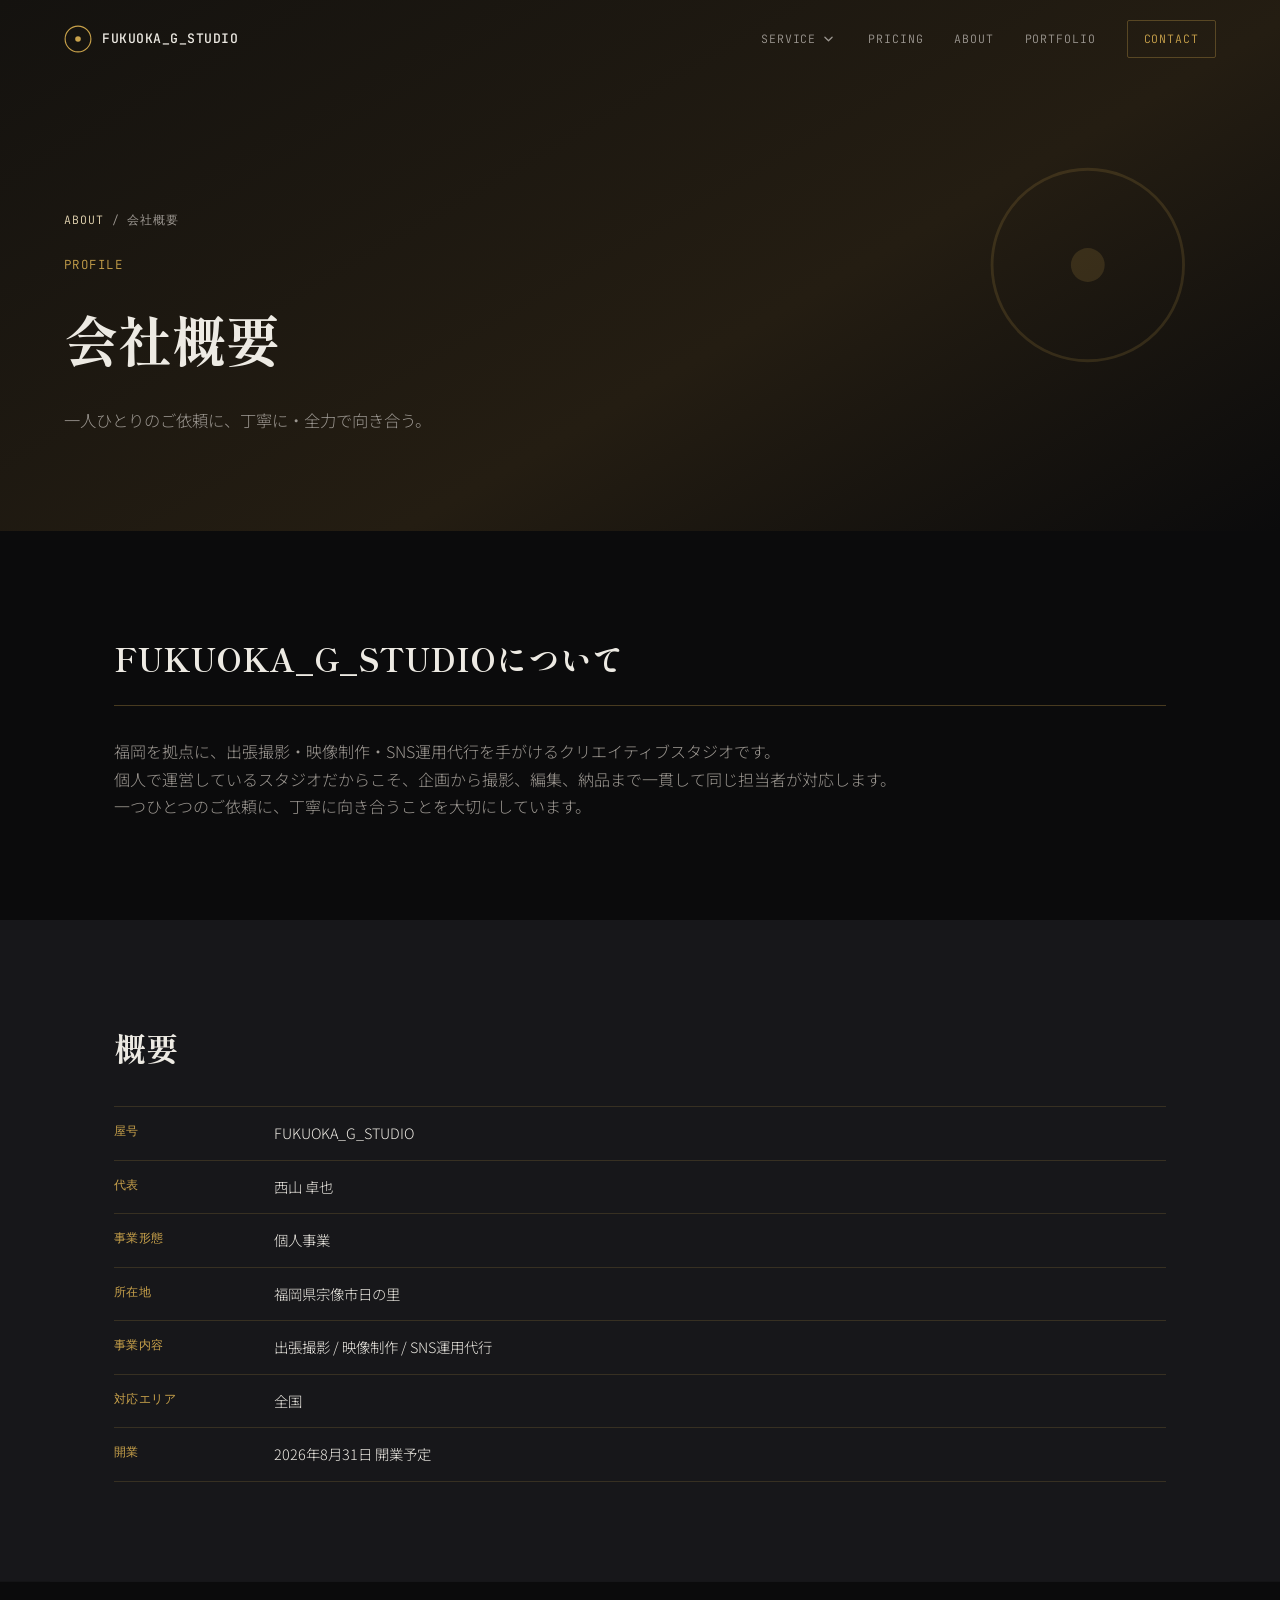
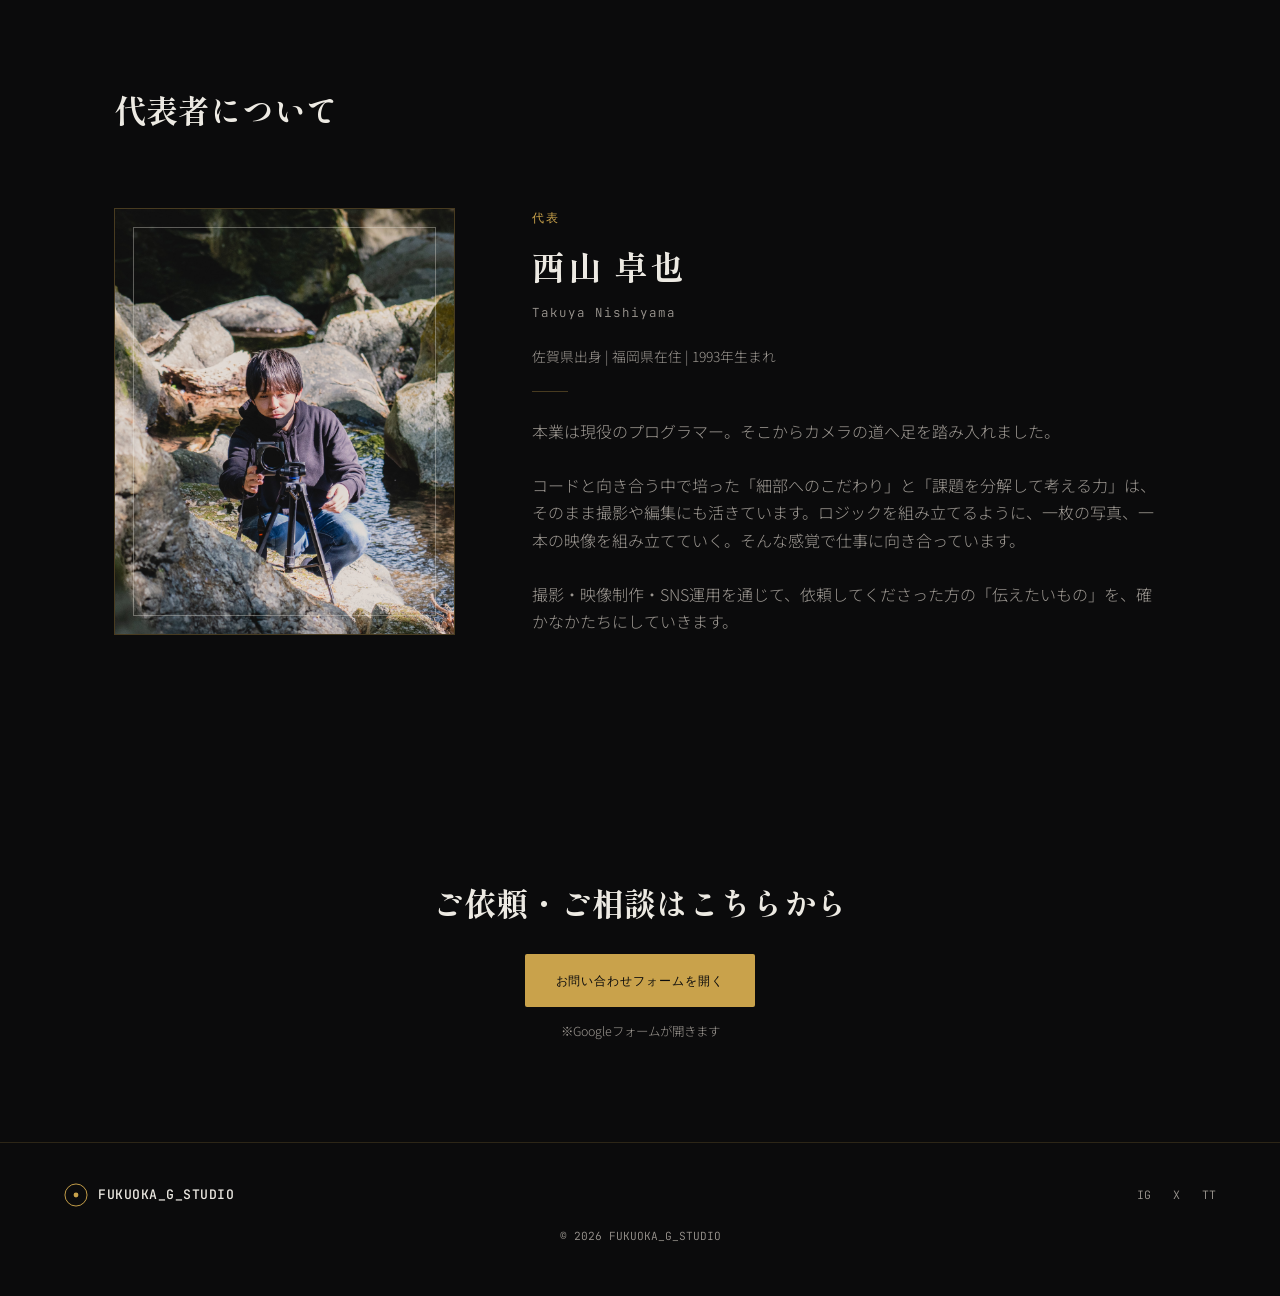
<file: about.html>
<!DOCTYPE html>
<html lang="ja">
<head>
<meta charset="UTF-8">
<meta name="viewport" content="width=device-width, initial-scale=1.0">
<title>会社概要 | FUKUOKA_G_STUDIO</title>
<meta name="description" content="福岡を拠点に、出張撮影・映像制作・SNS運用代行を手がけるFUKUOKA_G_STUDIOの会社概要ページです。">
<link rel="preconnect" href="https://fonts.googleapis.com">
<link rel="preconnect" href="https://fonts.gstatic.com" crossorigin>
<link href="https://fonts.googleapis.com/css2?family=Shippori+Mincho:wght@500;700&family=Noto+Sans+JP:wght@300;400;500;700&family=JetBrains+Mono:wght@400;500&display=swap" rel="stylesheet">
<link rel="stylesheet" href="style.css">
</head>
<body>

<!-- ヘッダー -->
<header class="site-header" id="siteHeader">
  <a href="index.html#top" class="brand">
    <svg class="brand-mark" viewBox="0 0 100 100" width="28" height="28" aria-hidden="true">
      <circle cx="50" cy="50" r="46" fill="none" stroke="currentColor" stroke-width="4"/>
      <circle cx="50" cy="50" r="10" fill="currentColor"/>
    </svg>
    <span class="brand-word">FUKUOKA_G_STUDIO</span>
  </a>
  <nav class="site-nav" id="siteNav">
    <div class="nav-service-wrap">
      <div class="nav-service-row">
        <a href="index.html#service" class="nav-service-link">SERVICE</a>
        <button class="nav-caret-btn" aria-label="SERVICEのサブメニューを開く" aria-expanded="false">
          <svg viewBox="0 0 10 6" aria-hidden="true"><path d="M1 1 L5 5 L9 1" fill="none" stroke="currentColor" stroke-width="1.4" stroke-linecap="round" stroke-linejoin="round"/></svg>
        </button>
      </div>
      <div class="nav-dropdown">
        <a href="service-shutter.html">出張撮影</a>
        <a href="service-movie.html">映像制作</a>
        <a href="service-sns.html">SNS運用代行</a>
      </div>
    </div>
    <a href="index.html#pricing">PRICING</a>
    <a href="index.html#about">ABOUT</a>
    <a href="index.html#works">PORTFOLIO</a>
    <a href="index.html#contact" class="nav-cta">CONTACT</a>
  </nav>
  <button class="nav-toggle" id="navToggle" aria-label="メニューを開く" aria-expanded="false">
    <span></span><span></span><span></span>
  </button>
</header>

<!-- DETAIL HERO -->
<section class="detail-hero dh-photo">
  <svg class="detail-hero-icon" viewBox="0 0 100 100" aria-hidden="true">
    <circle cx="50" cy="50" r="34" fill="none" stroke="currentColor" stroke-width="1"/>
    <circle cx="50" cy="50" r="6" fill="currentColor"/>
  </svg>
  <div class="detail-hero-content">
    <p class="detail-breadcrumb"><a href="index.html#about">ABOUT</a> / 会社概要</p>
    <p class="detail-label">PROFILE</p>
    <h1 class="detail-title">会社概要</h1>
    <p class="detail-tagline" id="aboutTagline">一人ひとりのご依頼に、丁寧に・全力で向き合う。</p>
  </div>
</section>

<!-- INTRO -->
<section class="detail-section">
  <h2 class="detail-section-title detail-heading-rule" id="aboutTitle">FUKUOKA_G_STUDIOについて</h2>
  <p class="detail-intro">
    福岡を拠点に、出張撮影・映像制作・SNS運用代行を手がけるクリエイティブスタジオです。<br class="br-desktop">個人で運営しているスタジオだからこそ、企画から撮影、編集、納品まで一貫して同じ担当者が対応します。<br class="br-desktop">一つひとつのご依頼に、丁寧に向き合うことを大切にしています。
  </p>
</section>

<!-- 概要 -->
<section class="detail-section detail-section-alt">
  <h2 class="detail-section-title">概要</h2>
  <div class="price-spec">
    <div class="price-spec-row">
      <p class="price-spec-label">屋号</p>
      <p class="price-spec-desc">FUKUOKA_G_STUDIO</p>
    </div>
    <div class="price-spec-row">
      <p class="price-spec-label">代表</p>
      <p class="price-spec-desc">西山 卓也</p>
    </div>
    <div class="price-spec-row">
      <p class="price-spec-label">事業形態</p>
      <p class="price-spec-desc">個人事業</p>
    </div>
    <div class="price-spec-row">
      <p class="price-spec-label">所在地</p>
      <p class="price-spec-desc">福岡県宗像市日の里</p>
    </div>
    <div class="price-spec-row">
      <p class="price-spec-label">事業内容</p>
      <p class="price-spec-desc">出張撮影 / 映像制作 / SNS運用代行</p>
    </div>
    <div class="price-spec-row">
      <p class="price-spec-label">対応エリア</p>
      <p class="price-spec-desc">全国</p>
    </div>
    <div class="price-spec-row price-spec-row-last">
      <p class="price-spec-label">開業</p>
      <p class="price-spec-desc">2026年8月31日 開業予定</p>
    </div>
  </div>
</section>

<!-- 代表者について -->
<section class="detail-section">
  <div class="about-grid about-grid-profile">
    <div class="about-heading">
      <h2 class="detail-section-title">代表者について</h2>
    </div>
    <div class="about-visual">
      <img src="images/profile.jpg" alt="代表 西山卓也" class="about-photo">
      <div class="about-frame-line"></div>
    </div>
    <div class="about-body">
      <p class="profile-role">代表</p>
      <h3 class="profile-name">西山 卓也</h3>
      <p class="profile-name-en">Takuya Nishiyama</p>
      <p class="profile-meta">佐賀県出身 | 福岡県在住 | 1993年生まれ</p>
      <div class="profile-divider"></div>
      <p class="detail-intro">
        本業は現役のプログラマー。そこからカメラの道へ足を踏み入れました。<br><br>
        コードと向き合う中で培った「細部へのこだわり」と「課題を分解して考える力」は、そのまま撮影や編集にも活きています。ロジックを組み立てるように、一枚の写真、一本の映像を組み立てていく。そんな感覚で仕事に向き合っています。<br><br>
        撮影・映像制作・SNS運用を通じて、依頼してくださった方の「伝えたいもの」を、確かなかたちにしていきます。
      </p>
    </div>
  </div>
</section>

<!-- CTA -->
<section class="detail-cta">
  <h2>ご依頼・ご相談はこちらから</h2>
  <a href="https://forms.gle/hdeJVt8TMGBcTnFb8" target="_blank" rel="noopener" class="btn btn-primary">
    お問い合わせフォームを開く
  </a>
  <p class="contact-note">※Googleフォームが開きます</p>
</section>

<!-- FOOTER -->
<footer class="site-footer">
  <a href="index.html#top" class="brand brand-footer">
    <svg class="brand-mark" viewBox="0 0 100 100" width="24" height="24" aria-hidden="true">
      <circle cx="50" cy="50" r="46" fill="none" stroke="currentColor" stroke-width="4"/>
      <circle cx="50" cy="50" r="10" fill="currentColor"/>
    </svg>
    <span class="brand-word">FUKUOKA_G_STUDIO</span>
  </a>
  <div class="footer-social">
    <a href="#" aria-label="Instagram">IG</a>
    <a href="#" aria-label="X">X</a>
    <a href="#" aria-label="TikTok">TT</a>
  </div>
  <p class="footer-copy">© 2026 FUKUOKA_G_STUDIO</p>
</footer>

<script src="script.js"></script>
</body>
</html>
</file>
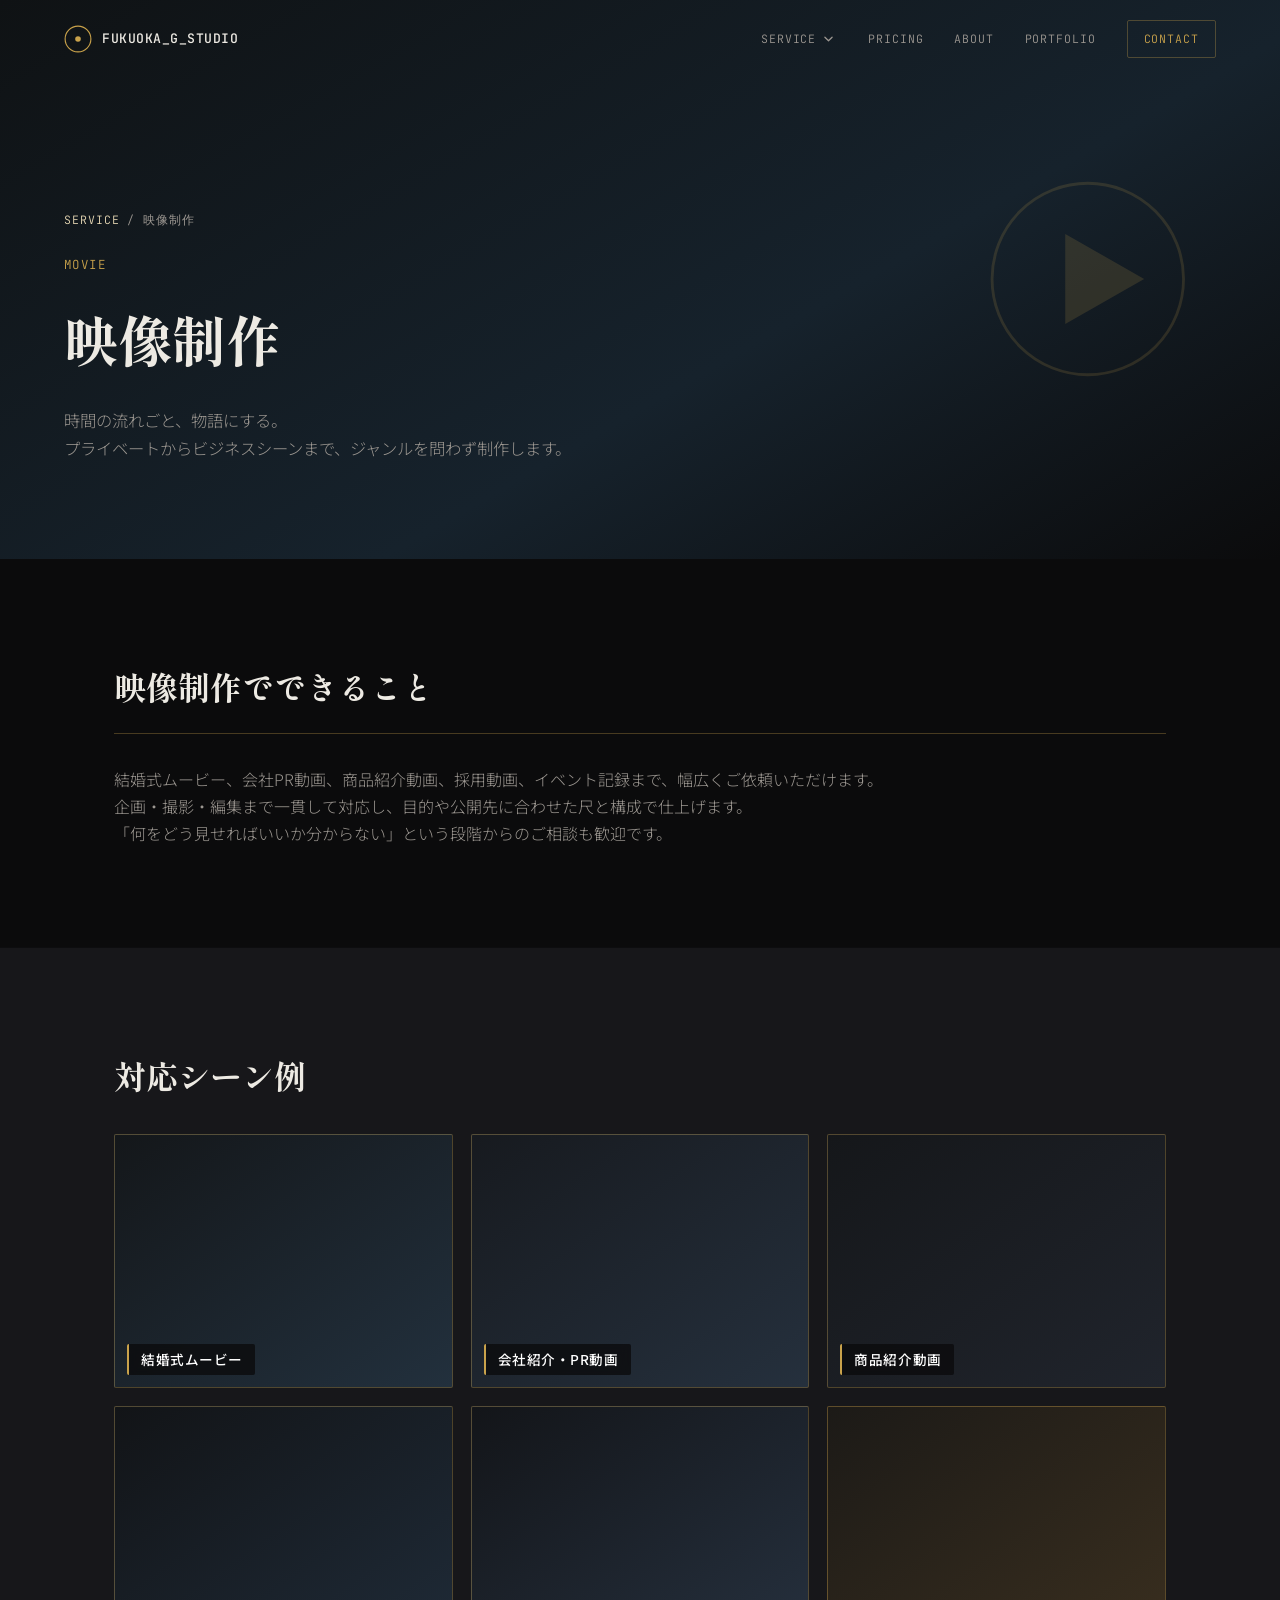
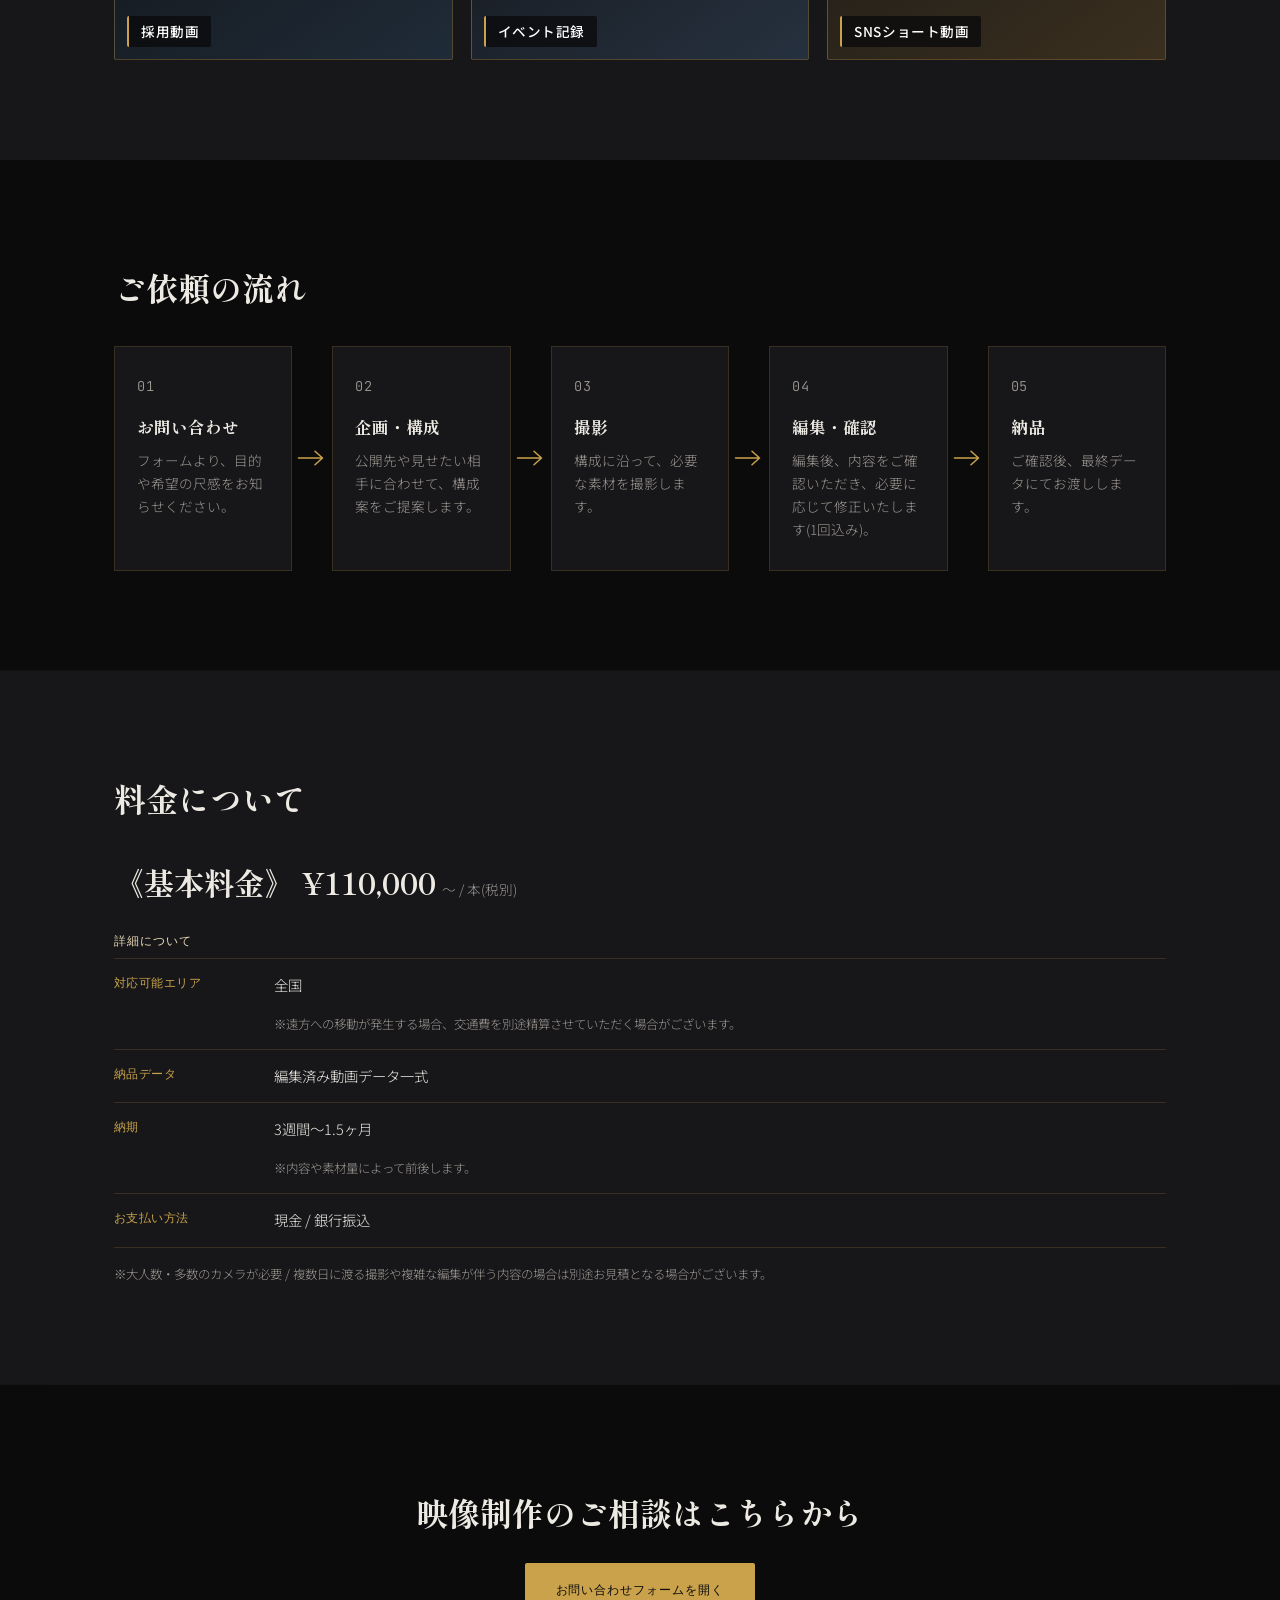
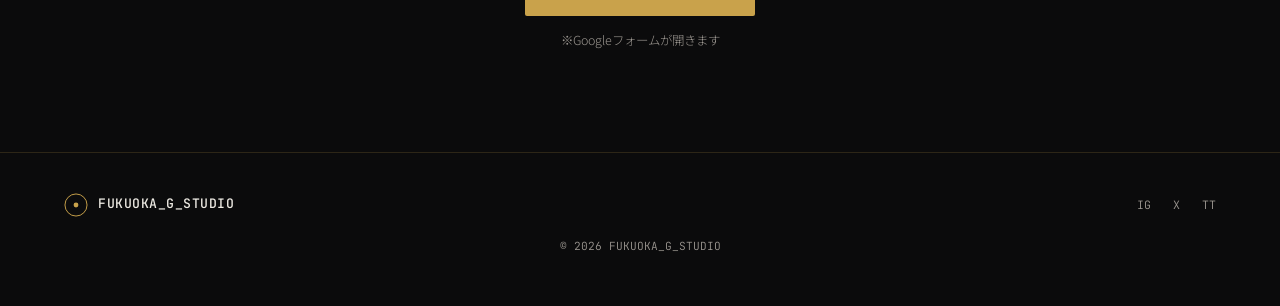
<file: service-movie.html>
<!DOCTYPE html>
<html lang="ja">
<head>
<meta charset="UTF-8">
<meta name="viewport" content="width=device-width, initial-scale=1.0">
<title>映像制作 | FUKUOKA_G_STUDIO</title>
<meta name="description" content="結婚式ムービー、会社PR動画など、ジャンルを問わずご依頼いただける映像制作サービス。企画・撮影・編集まで一貫して対応します。">
<link rel="preconnect" href="https://fonts.googleapis.com">
<link rel="preconnect" href="https://fonts.gstatic.com" crossorigin>
<link href="https://fonts.googleapis.com/css2?family=Shippori+Mincho:wght@500;700&family=Noto+Sans+JP:wght@300;400;500;700&family=JetBrains+Mono:wght@400;500&display=swap" rel="stylesheet">
<link rel="stylesheet" href="style.css">
</head>
<body>

<!-- ヘッダー -->
<header class="site-header" id="siteHeader">
  <a href="index.html#top" class="brand">
    <svg class="brand-mark" viewBox="0 0 100 100" width="28" height="28" aria-hidden="true">
      <circle cx="50" cy="50" r="46" fill="none" stroke="currentColor" stroke-width="4"/>
      <circle cx="50" cy="50" r="10" fill="currentColor"/>
    </svg>
    <span class="brand-word">FUKUOKA_G_STUDIO</span>
  </a>
  <nav class="site-nav" id="siteNav">
    <div class="nav-service-wrap">
      <div class="nav-service-row">
        <a href="index.html#service" class="nav-service-link">SERVICE</a>
        <button class="nav-caret-btn" aria-label="SERVICEのサブメニューを開く" aria-expanded="false">
          <svg viewBox="0 0 10 6" aria-hidden="true"><path d="M1 1 L5 5 L9 1" fill="none" stroke="currentColor" stroke-width="1.4" stroke-linecap="round" stroke-linejoin="round"/></svg>
        </button>
      </div>
      <div class="nav-dropdown">
        <a href="service-shutter.html">出張撮影</a>
        <a href="service-movie.html">映像制作</a>
        <a href="service-sns.html">SNS運用代行</a>
      </div>
    </div>
    <a href="index.html#pricing">PRICING</a>
    <a href="index.html#about">ABOUT</a>
    <a href="index.html#works">PORTFOLIO</a>
    <a href="index.html#contact" class="nav-cta">CONTACT</a>
  </nav>
  <button class="nav-toggle" id="navToggle" aria-label="メニューを開く" aria-expanded="false">
    <span></span><span></span><span></span>
  </button>
</header>

<!-- DETAIL HERO -->
<section class="detail-hero dh-video">
  <svg class="detail-hero-icon" viewBox="0 0 100 100" aria-hidden="true">
    <circle cx="50" cy="50" r="34" fill="none" stroke="currentColor" stroke-width="1"/>
    <path d="M42 34 L70 50 L42 66 Z" fill="currentColor"/>
  </svg>
  <div class="detail-hero-content">
    <p class="detail-breadcrumb"><a href="index.html#service">SERVICE</a> / 映像制作</p>
    <p class="detail-label">MOVIE</p>
    <h1 class="detail-title">映像制作</h1>
    <p class="detail-tagline">時間の流れごと、物語にする。<br>プライベートからビジネスシーンまで、ジャンルを問わず制作します。</p>
  </div>
</section>

<!-- INTRO -->
<section class="detail-section">
  <h2 class="detail-section-title detail-heading-rule">映像制作でできること</h2>
  <p class="detail-intro">
    結婚式ムービー、会社PR動画、商品紹介動画、採用動画、イベント記録まで、幅広くご依頼いただけます。<br class="br-desktop">企画・撮影・編集まで一貫して対応し、目的や公開先に合わせた尺と構成で仕上げます。<br class="br-desktop">「何をどう見せればいいか分からない」という段階からのご相談も歓迎です。
  </p>
</section>

<!-- 対応シーン例 -->
<section class="detail-section detail-section-alt">
  <h2 class="detail-section-title">対応シーン例</h2>
  <div class="scene-grid">
    <figure class="scene-frame wc-4"><figcaption>結婚式ムービー</figcaption></figure>
    <figure class="scene-frame wc-5"><figcaption>会社紹介・PR動画</figcaption></figure>
    <figure class="scene-frame wc-6"><figcaption>商品紹介動画</figcaption></figure>
    <figure class="scene-frame wc-9"><figcaption>採用動画</figcaption></figure>
    <figure class="scene-frame wc-10"><figcaption>イベント記録</figcaption></figure>
    <figure class="scene-frame wc-1"><figcaption>SNSショート動画</figcaption></figure>
  </div>
</section>

<!-- ご依頼の流れ -->
<section class="detail-section">
  <h2 class="detail-section-title">ご依頼の流れ</h2>
  <div class="process-flow">
    <div class="process-step">
      <p class="process-step-num">01</p>
      <h4>お問い合わせ</h4>
      <p>フォームより、目的や希望の尺感をお知らせください。</p>
    </div>
    <div class="process-arrow" aria-hidden="true">
      <svg viewBox="0 0 40 24"><path d="M2 12 H34 M24 3 L34 12 L24 21" fill="none" stroke="currentColor" stroke-width="2" stroke-linecap="round" stroke-linejoin="round"/></svg>
    </div>
    <div class="process-step">
      <p class="process-step-num">02</p>
      <h4>企画・構成</h4>
      <p>公開先や見せたい相手に合わせて、構成案をご提案します。</p>
    </div>
    <div class="process-arrow" aria-hidden="true">
      <svg viewBox="0 0 40 24"><path d="M2 12 H34 M24 3 L34 12 L24 21" fill="none" stroke="currentColor" stroke-width="2" stroke-linecap="round" stroke-linejoin="round"/></svg>
    </div>
    <div class="process-step">
      <p class="process-step-num">03</p>
      <h4>撮影</h4>
      <p>構成に沿って、必要な素材を撮影します。</p>
    </div>
    <div class="process-arrow" aria-hidden="true">
      <svg viewBox="0 0 40 24"><path d="M2 12 H34 M24 3 L34 12 L24 21" fill="none" stroke="currentColor" stroke-width="2" stroke-linecap="round" stroke-linejoin="round"/></svg>
    </div>
    <div class="process-step">
      <p class="process-step-num">04</p>
      <h4>編集・確認</h4>
      <p>編集後、内容をご確認いただき、必要に応じて修正いたします(1回込み)。</p>
    </div>
    <div class="process-arrow" aria-hidden="true">
      <svg viewBox="0 0 40 24"><path d="M2 12 H34 M24 3 L34 12 L24 21" fill="none" stroke="currentColor" stroke-width="2" stroke-linecap="round" stroke-linejoin="round"/></svg>
    </div>
    <div class="process-step">
      <p class="process-step-num">05</p>
      <h4>納品</h4>
      <p>ご確認後、最終データにてお渡しします。</p>
    </div>
  </div>
</section>

<!-- 料金について -->
<section class="detail-section detail-section-alt">
  <h2 class="detail-section-title">料金について</h2>
  <div class="price-spec">
    <p class="price-spec-value">《基本料金》 ¥110,000<span>〜 / 本(税別)</span></p>
    <p class="price-spec-subhead">詳細について</p>
    <div class="price-spec-row">
      <p class="price-spec-label">対応可能エリア</p>
      <div class="price-spec-content">
        <p class="price-spec-desc">全国</p>
        <p class="price-spec-note">※遠方への移動が発生する場合、交通費を別途精算させていただく場合がございます。</p>
      </div>
    </div>
    <div class="price-spec-row">
      <p class="price-spec-label">納品データ</p>
      <p class="price-spec-desc">編集済み動画データ一式</p>
    </div>
    <div class="price-spec-row">
      <p class="price-spec-label">納期</p>
      <div class="price-spec-content">
        <p class="price-spec-desc">3週間〜1.5ヶ月</p>
        <p class="price-spec-note">※内容や素材量によって前後します。</p>
      </div>
    </div>
    <div class="price-spec-row price-spec-row-last">
      <p class="price-spec-label">お支払い方法</p>
      <p class="price-spec-desc">現金 / 銀行振込</p>
    </div>
    <p class="price-spec-note">※大人数・多数のカメラが必要 / 複数日に渡る撮影や複雑な編集が伴う内容の場合は別途お見積となる場合がございます。</p>
  </div>
</section>

<!-- CTA -->
<section class="detail-cta">
  <h2>映像制作のご相談はこちらから</h2>
  <a href="https://forms.gle/hdeJVt8TMGBcTnFb8" target="_blank" rel="noopener" class="btn btn-primary">
    お問い合わせフォームを開く
  </a>
  <p class="contact-note">※Googleフォームが開きます</p>
</section>

<!-- FOOTER -->
<footer class="site-footer">
  <a href="index.html#top" class="brand brand-footer">
    <svg class="brand-mark" viewBox="0 0 100 100" width="24" height="24" aria-hidden="true">
      <circle cx="50" cy="50" r="46" fill="none" stroke="currentColor" stroke-width="4"/>
      <circle cx="50" cy="50" r="10" fill="currentColor"/>
    </svg>
    <span class="brand-word">FUKUOKA_G_STUDIO</span>
  </a>
  <div class="footer-social">
    <a href="#" aria-label="Instagram">IG</a>
    <a href="#" aria-label="X">X</a>
    <a href="#" aria-label="TikTok">TT</a>
  </div>
  <p class="footer-copy">© 2026 FUKUOKA_G_STUDIO</p>
</footer>

<script src="script.js"></script>
</body>
</html>
</file>
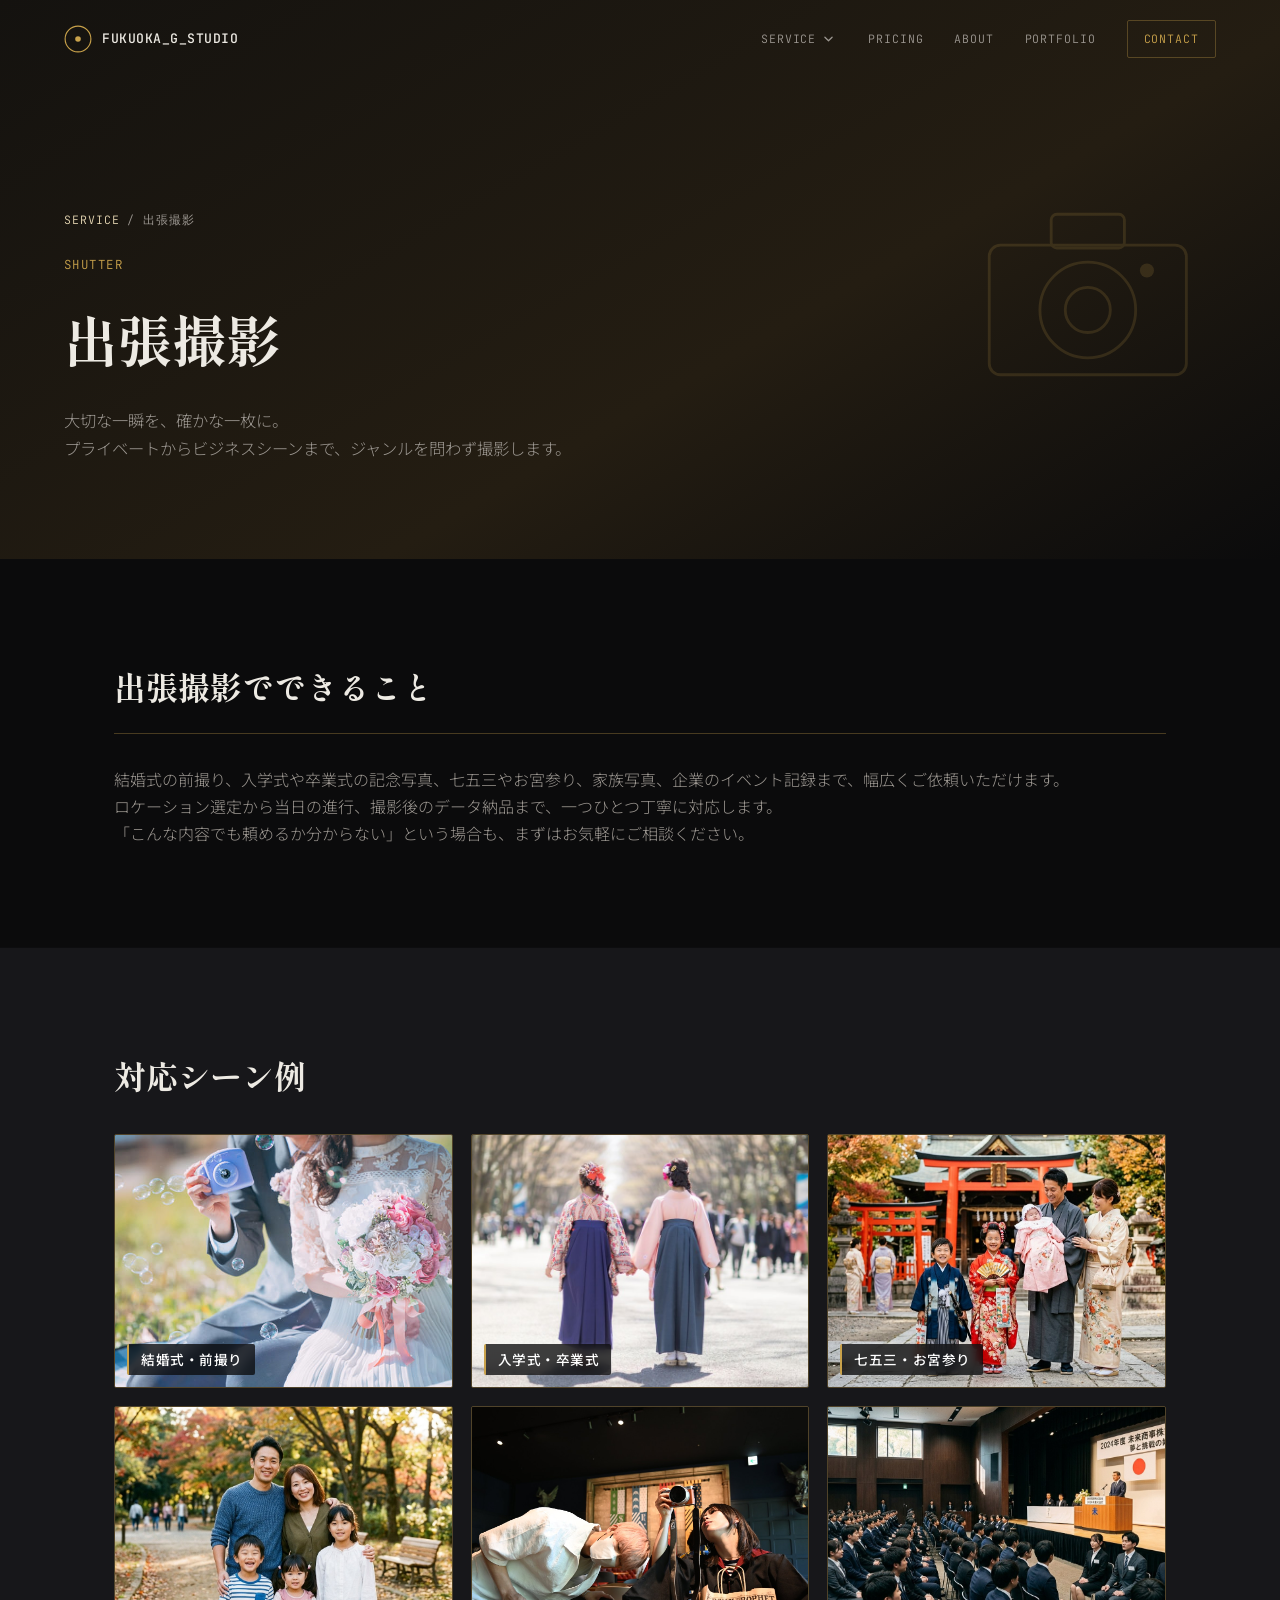
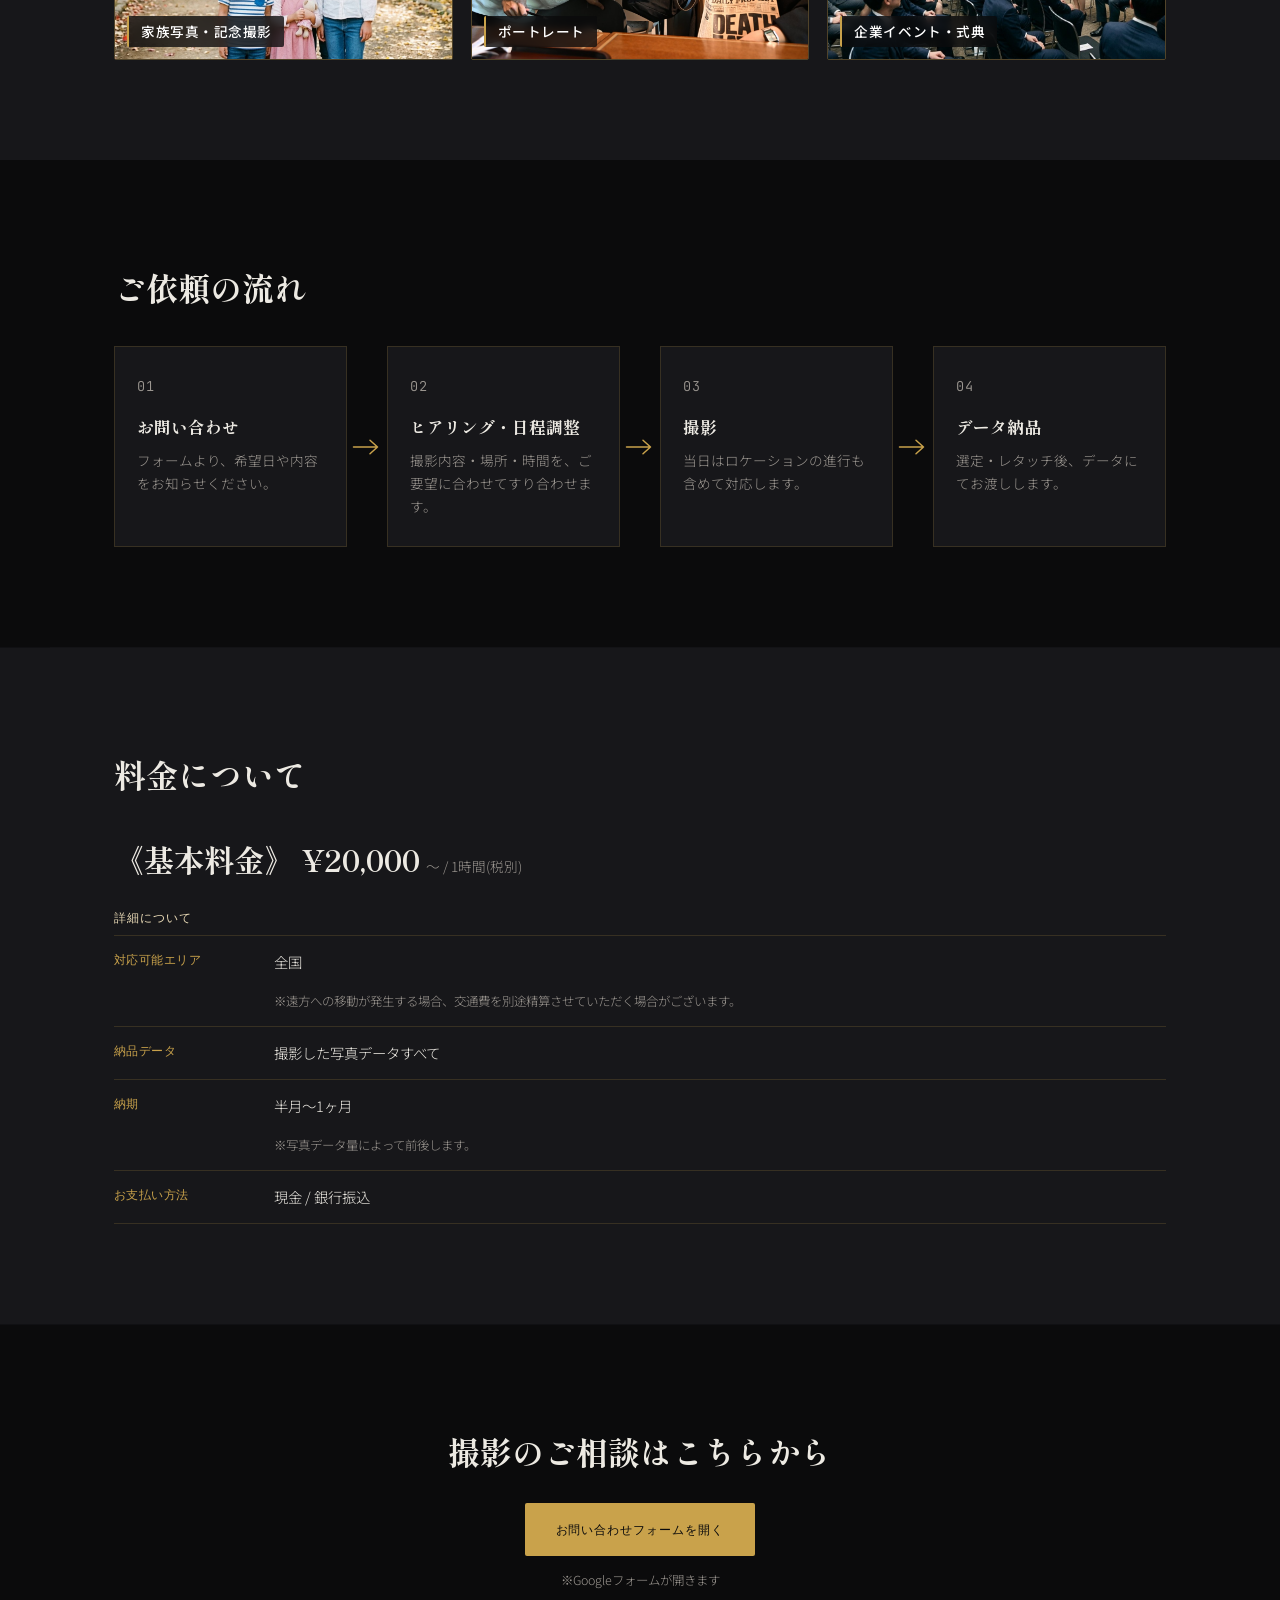
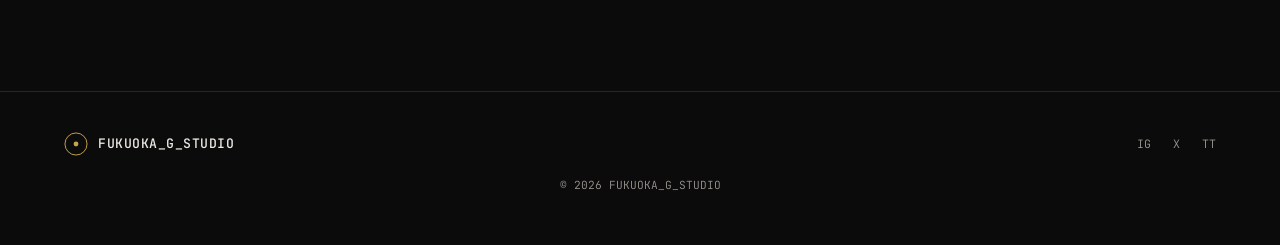
<file: service-shutter.html>
<!DOCTYPE html>
<html lang="ja">
<head>
<meta charset="UTF-8">
<meta name="viewport" content="width=device-width, initial-scale=1.0">
<title>出張撮影 | FUKUOKA_G_STUDIO</title>
<meta name="description" content="結婚式の前撮り、入学式や卒業式の記念写真など、ジャンルを問わずご依頼いただける出張撮影サービス。福岡を拠点に対応します。">
<link rel="preconnect" href="https://fonts.googleapis.com">
<link rel="preconnect" href="https://fonts.gstatic.com" crossorigin>
<link href="https://fonts.googleapis.com/css2?family=Shippori+Mincho:wght@500;700&family=Noto+Sans+JP:wght@300;400;500;700&family=JetBrains+Mono:wght@400;500&display=swap" rel="stylesheet">
<link rel="stylesheet" href="style.css">
</head>
<body>

<!-- ヘッダー -->
<header class="site-header" id="siteHeader">
  <a href="index.html#top" class="brand">
    <svg class="brand-mark" viewBox="0 0 100 100" width="28" height="28" aria-hidden="true">
      <circle cx="50" cy="50" r="46" fill="none" stroke="currentColor" stroke-width="4"/>
      <circle cx="50" cy="50" r="10" fill="currentColor"/>
    </svg>
    <span class="brand-word">FUKUOKA_G_STUDIO</span>
  </a>
  <nav class="site-nav" id="siteNav">
    <div class="nav-service-wrap">
      <div class="nav-service-row">
        <a href="index.html#service" class="nav-service-link">SERVICE</a>
        <button class="nav-caret-btn" aria-label="SERVICEのサブメニューを開く" aria-expanded="false">
          <svg viewBox="0 0 10 6" aria-hidden="true"><path d="M1 1 L5 5 L9 1" fill="none" stroke="currentColor" stroke-width="1.4" stroke-linecap="round" stroke-linejoin="round"/></svg>
        </button>
      </div>
      <div class="nav-dropdown">
        <a href="service-shutter.html">出張撮影</a>
        <a href="service-movie.html">映像制作</a>
        <a href="service-sns.html">SNS運用代行</a>
      </div>
    </div>
    <a href="index.html#pricing">PRICING</a>
    <a href="index.html#about">ABOUT</a>
    <a href="index.html#works">PORTFOLIO</a>
    <a href="index.html#contact" class="nav-cta">CONTACT</a>
  </nav>
  <button class="nav-toggle" id="navToggle" aria-label="メニューを開く" aria-expanded="false">
    <span></span><span></span><span></span>
  </button>
</header>

<!-- DETAIL HERO -->
<section class="detail-hero dh-photo">
  <svg class="detail-hero-icon" viewBox="0 0 100 100" aria-hidden="true">
    <rect x="15" y="38" width="70" height="46" rx="4" fill="none" stroke="currentColor" stroke-width="1"/>
    <rect x="37" y="27" width="26" height="12" rx="2" fill="none" stroke="currentColor" stroke-width="1"/>
    <circle cx="50" cy="61" r="17" fill="none" stroke="currentColor" stroke-width="1"/>
    <circle cx="50" cy="61" r="8" fill="none" stroke="currentColor" stroke-width="1"/>
    <circle cx="71" cy="47" r="2.5" fill="currentColor"/>
  </svg>
  <div class="detail-hero-content">
    <p class="detail-breadcrumb"><a href="index.html#service">SERVICE</a> / 出張撮影</p>
    <p class="detail-label">SHUTTER</p>
    <h1 class="detail-title">出張撮影</h1>
    <p class="detail-tagline">大切な一瞬を、確かな一枚に。<br>プライベートからビジネスシーンまで、ジャンルを問わず撮影します。</p>
  </div>
</section>

<!-- INTRO -->
<section class="detail-section">
  <h2 class="detail-section-title detail-heading-rule">出張撮影でできること</h2>
  <p class="detail-intro">
    結婚式の前撮り、入学式や卒業式の記念写真、七五三やお宮参り、家族写真、企業のイベント記録まで、幅広くご依頼いただけます。<br class="br-desktop">ロケーション選定から当日の進行、撮影後のデータ納品まで、一つひとつ丁寧に対応します。<br class="br-desktop">「こんな内容でも頼めるか分からない」という場合も、まずはお気軽にご相談ください。
  </p>
</section>

<!-- 対応シーン例 -->
<section class="detail-section detail-section-alt">
  <h2 class="detail-section-title">対応シーン例</h2>
  <div class="scene-grid">
    <figure class="scene-frame"><img src="images/scene-wedding.jpg" alt="結婚式・前撮り" class="scene-photo" loading="lazy"><figcaption>結婚式・前撮り</figcaption></figure>
    <figure class="scene-frame"><img src="images/scene-graduation.jpg" alt="入学式・卒業式" class="scene-photo" loading="lazy"><figcaption>入学式・卒業式</figcaption></figure>
    <figure class="scene-frame"><img src="images/scene-shichigosan.jpg" alt="七五三・お宮参り" class="scene-photo" loading="lazy"><figcaption>七五三・お宮参り</figcaption></figure>
    <figure class="scene-frame"><img src="images/scene-family.jpg" alt="家族写真・記念撮影" class="scene-photo" loading="lazy"><figcaption>家族写真・記念撮影</figcaption></figure>
    <figure class="scene-frame"><img src="images/scene-portrait.jpg" alt="ポートレート" class="scene-photo" loading="lazy"><figcaption>ポートレート</figcaption></figure>
    <figure class="scene-frame"><img src="images/scene-event.jpg" alt="企業イベント・式典" class="scene-photo" loading="lazy"><figcaption>企業イベント・式典</figcaption></figure>
  </div>
</section>

<!-- ご依頼の流れ -->
<section class="detail-section">
  <h2 class="detail-section-title">ご依頼の流れ</h2>
  <div class="process-flow">
    <div class="process-step">
      <p class="process-step-num">01</p>
      <h4>お問い合わせ</h4>
      <p>フォームより、希望日や内容をお知らせください。</p>
    </div>
    <div class="process-arrow" aria-hidden="true">
      <svg viewBox="0 0 40 24"><path d="M2 12 H34 M24 3 L34 12 L24 21" fill="none" stroke="currentColor" stroke-width="2" stroke-linecap="round" stroke-linejoin="round"/></svg>
    </div>
    <div class="process-step">
      <p class="process-step-num">02</p>
      <h4>ヒアリング・日程調整</h4>
      <p>撮影内容・場所・時間を、ご要望に合わせてすり合わせます。</p>
    </div>
    <div class="process-arrow" aria-hidden="true">
      <svg viewBox="0 0 40 24"><path d="M2 12 H34 M24 3 L34 12 L24 21" fill="none" stroke="currentColor" stroke-width="2" stroke-linecap="round" stroke-linejoin="round"/></svg>
    </div>
    <div class="process-step">
      <p class="process-step-num">03</p>
      <h4>撮影</h4>
      <p>当日はロケーションの進行も含めて対応します。</p>
    </div>
    <div class="process-arrow" aria-hidden="true">
      <svg viewBox="0 0 40 24"><path d="M2 12 H34 M24 3 L34 12 L24 21" fill="none" stroke="currentColor" stroke-width="2" stroke-linecap="round" stroke-linejoin="round"/></svg>
    </div>
    <div class="process-step">
      <p class="process-step-num">04</p>
      <h4>データ納品</h4>
      <p>選定・レタッチ後、データにてお渡しします。</p>
    </div>
  </div>
</section>

<!-- 料金 -->
<section class="detail-section detail-section-alt">
  <h2 class="detail-section-title">料金について</h2>
  <div class="price-spec">
    <p class="price-spec-value">《基本料金》 ¥20,000<span>〜 / 1時間(税別)</span></p>
    <p class="price-spec-subhead">詳細について</p>
    <div class="price-spec-row">
      <p class="price-spec-label">対応可能エリア</p>
      <div class="price-spec-content">
        <p class="price-spec-desc">全国</p>
        <p class="price-spec-note">※遠方への移動が発生する場合、交通費を別途精算させていただく場合がございます。</p>
      </div>
    </div>
    <div class="price-spec-row">
      <p class="price-spec-label">納品データ</p>
      <p class="price-spec-desc">撮影した写真データすべて</p>
    </div>
    <div class="price-spec-row">
      <p class="price-spec-label">納期</p>
      <div class="price-spec-content">
        <p class="price-spec-desc">半月〜1ヶ月</p>
        <p class="price-spec-note">※写真データ量によって前後します。</p>
      </div>
    </div>
    <div class="price-spec-row price-spec-row-last">
      <p class="price-spec-label">お支払い方法</p>
      <p class="price-spec-desc">現金 / 銀行振込</p>
    </div>
  </div>
</section>

<!-- CTA -->
<section class="detail-cta">
  <h2>撮影のご相談はこちらから</h2>
  <a href="https://forms.gle/hdeJVt8TMGBcTnFb8" target="_blank" rel="noopener" class="btn btn-primary">
    お問い合わせフォームを開く
  </a>
  <p class="contact-note">※Googleフォームが開きます</p>
</section>

<!-- FOOTER -->
<footer class="site-footer">
  <a href="index.html#top" class="brand brand-footer">
    <svg class="brand-mark" viewBox="0 0 100 100" width="24" height="24" aria-hidden="true">
      <circle cx="50" cy="50" r="46" fill="none" stroke="currentColor" stroke-width="4"/>
      <circle cx="50" cy="50" r="10" fill="currentColor"/>
    </svg>
    <span class="brand-word">FUKUOKA_G_STUDIO</span>
  </a>
  <div class="footer-social">
    <a href="#" aria-label="Instagram">IG</a>
    <a href="#" aria-label="X">X</a>
    <a href="#" aria-label="TikTok">TT</a>
  </div>
  <p class="footer-copy">© 2026 FUKUOKA_G_STUDIO</p>
</footer>

<script src="script.js"></script>
</body>
</html>
</file>
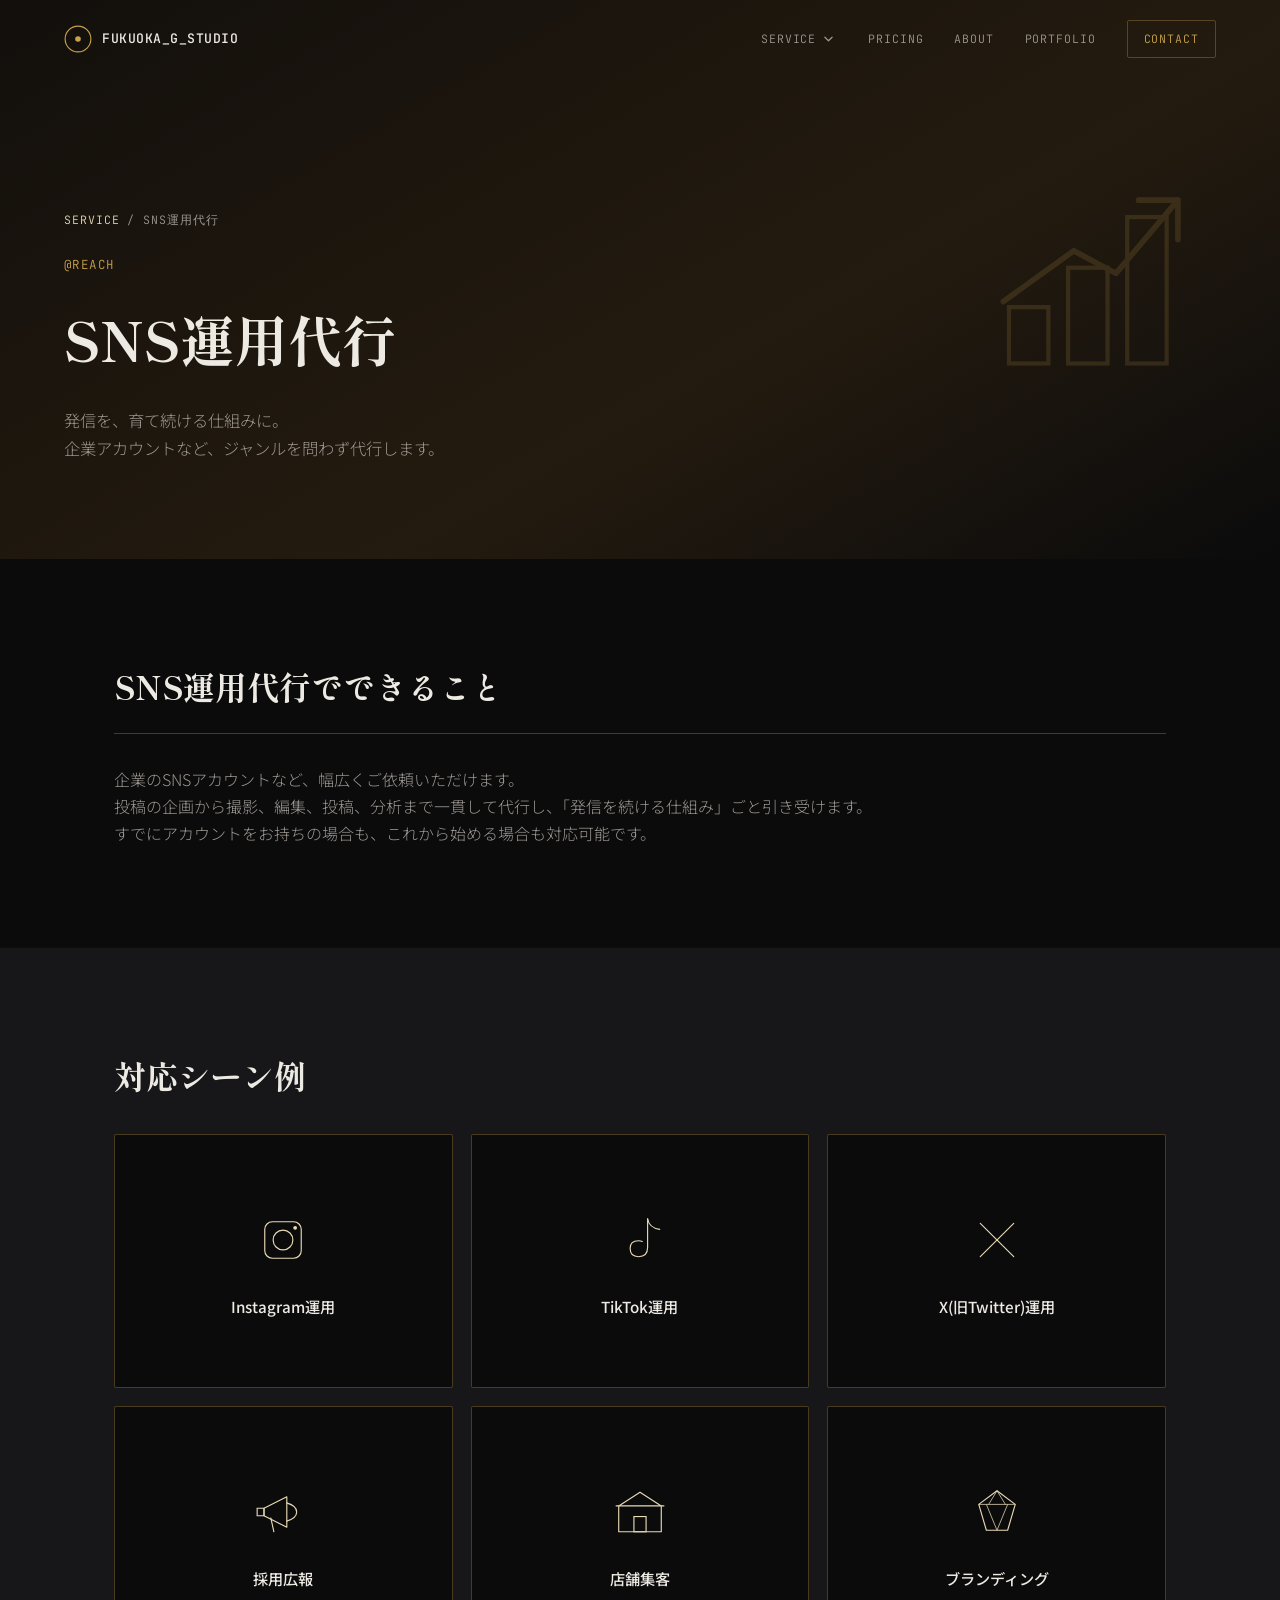
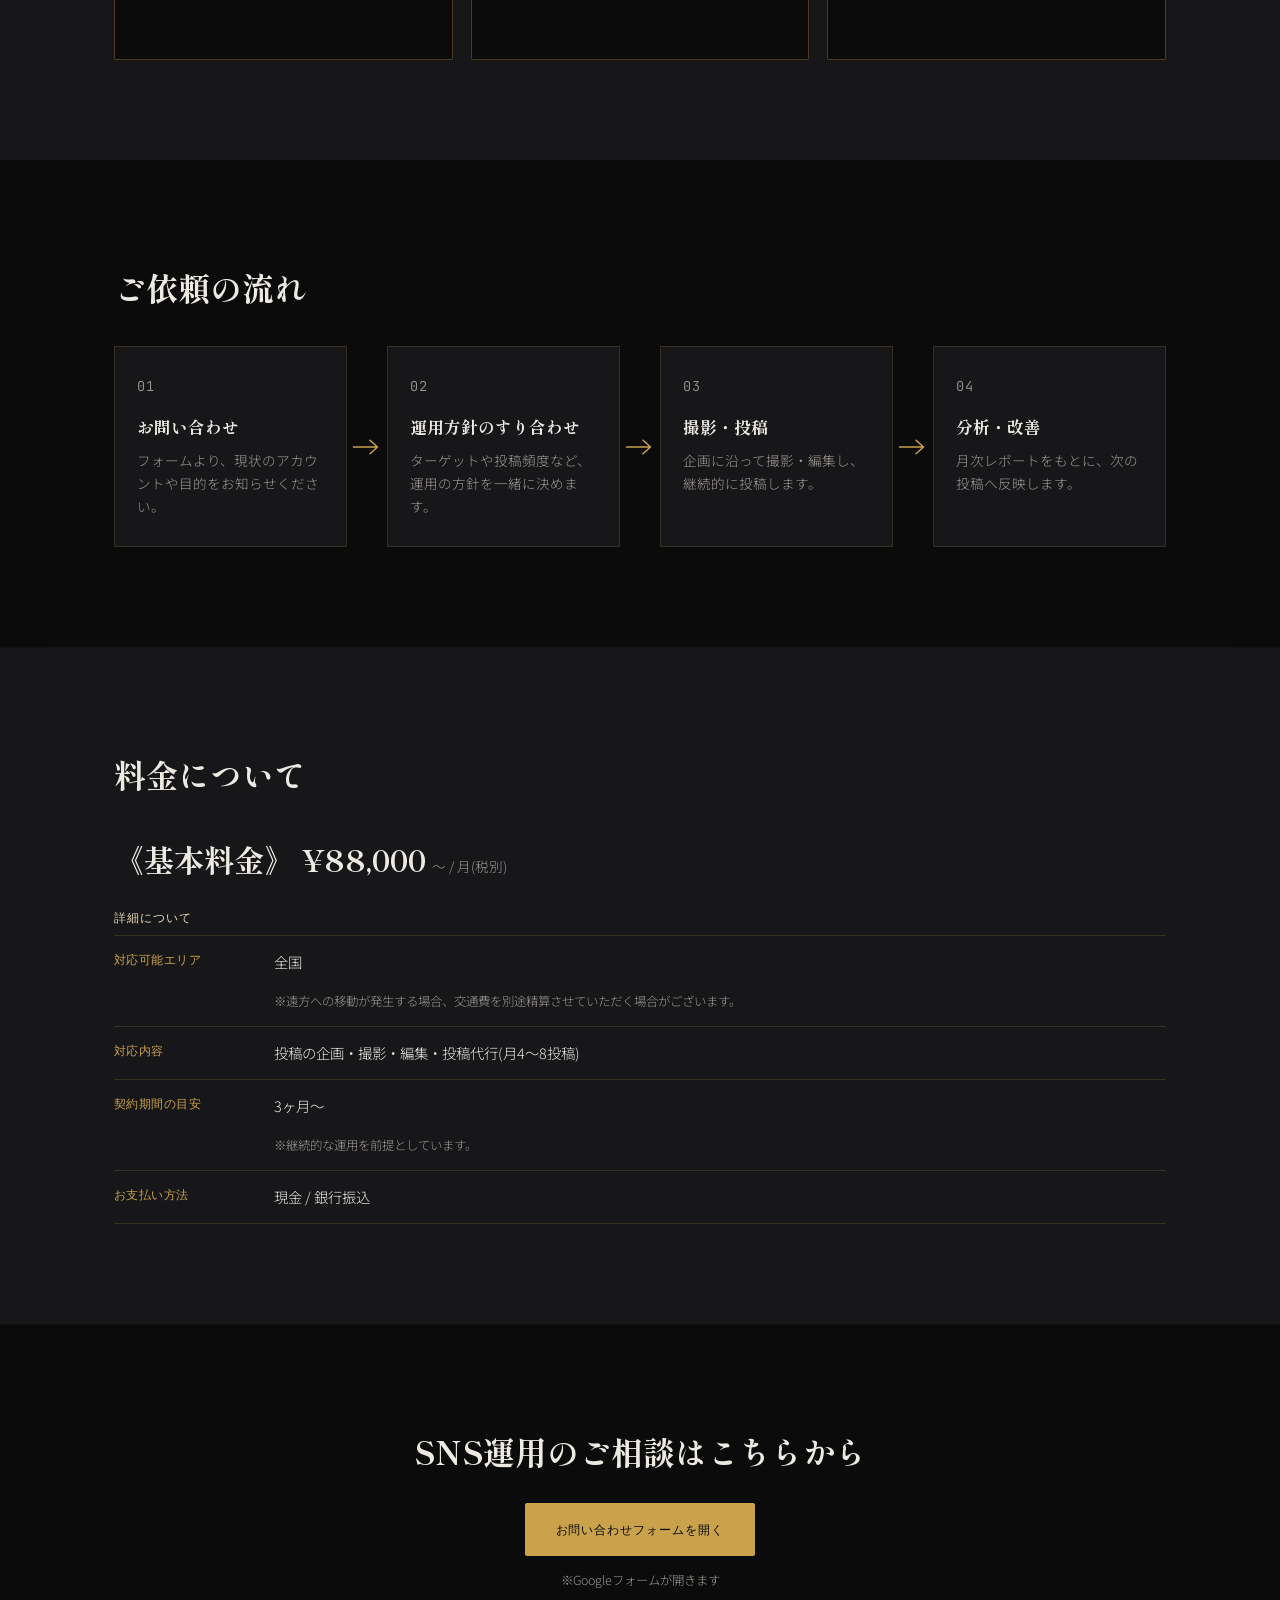
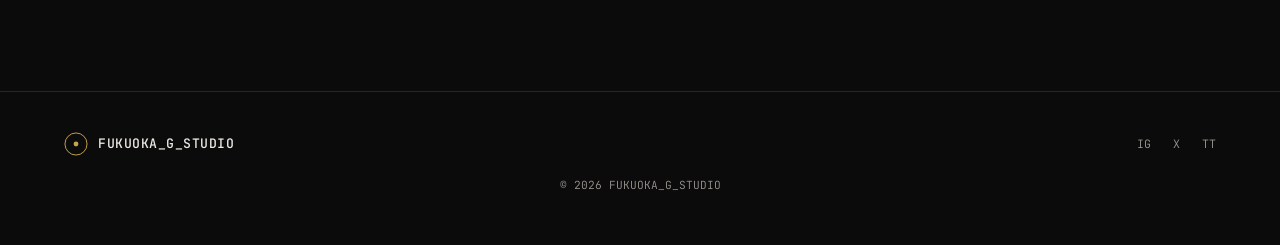
<file: service-sns.html>
<!DOCTYPE html>
<html lang="ja">
<head>
<meta charset="UTF-8">
<meta name="viewport" content="width=device-width, initial-scale=1.0">
<title>SNS運用代行 | FUKUOKA_G_STUDIO</title>
<meta name="description" content="企業のSNSアカウントなど、ジャンルを問わずご依頼いただけるSNS運用代行サービス。投稿の企画から撮影、編集、投稿、分析まで一貫して代行します。">
<link rel="preconnect" href="https://fonts.googleapis.com">
<link rel="preconnect" href="https://fonts.gstatic.com" crossorigin>
<link href="https://fonts.googleapis.com/css2?family=Shippori+Mincho:wght@500;700&family=Noto+Sans+JP:wght@300;400;500;700&family=JetBrains+Mono:wght@400;500&display=swap" rel="stylesheet">
<link rel="stylesheet" href="style.css">
</head>
<body>

<!-- ヘッダー -->
<header class="site-header" id="siteHeader">
  <a href="index.html#top" class="brand">
    <svg class="brand-mark" viewBox="0 0 100 100" width="28" height="28" aria-hidden="true">
      <circle cx="50" cy="50" r="46" fill="none" stroke="currentColor" stroke-width="4"/>
      <circle cx="50" cy="50" r="10" fill="currentColor"/>
    </svg>
    <span class="brand-word">FUKUOKA_G_STUDIO</span>
  </a>
  <nav class="site-nav" id="siteNav">
    <div class="nav-service-wrap">
      <div class="nav-service-row">
        <a href="index.html#service" class="nav-service-link">SERVICE</a>
        <button class="nav-caret-btn" aria-label="SERVICEのサブメニューを開く" aria-expanded="false">
          <svg viewBox="0 0 10 6" aria-hidden="true"><path d="M1 1 L5 5 L9 1" fill="none" stroke="currentColor" stroke-width="1.4" stroke-linecap="round" stroke-linejoin="round"/></svg>
        </button>
      </div>
      <div class="nav-dropdown">
        <a href="service-shutter.html">出張撮影</a>
        <a href="service-movie.html">映像制作</a>
        <a href="service-sns.html">SNS運用代行</a>
      </div>
    </div>
    <a href="index.html#pricing">PRICING</a>
    <a href="index.html#about">ABOUT</a>
    <a href="index.html#works">PORTFOLIO</a>
    <a href="index.html#contact" class="nav-cta">CONTACT</a>
  </nav>
  <button class="nav-toggle" id="navToggle" aria-label="メニューを開く" aria-expanded="false">
    <span></span><span></span><span></span>
  </button>
</header>

<!-- DETAIL HERO -->
<section class="detail-hero dh-sns">
  <svg class="detail-hero-icon" viewBox="0 0 100 100" aria-hidden="true">
    <rect x="22" y="60" width="14" height="20" fill="none" stroke="currentColor" stroke-width="1.5"/>
    <rect x="43" y="46" width="14" height="34" fill="none" stroke="currentColor" stroke-width="1.5"/>
    <rect x="64" y="28" width="14" height="52" fill="none" stroke="currentColor" stroke-width="1.5"/>
    <path d="M20 58 L45 40 L60 48 L82 22" fill="none" stroke="currentColor" stroke-width="2" stroke-linecap="round" stroke-linejoin="round"/>
    <path d="M68 22 H82 V36" fill="none" stroke="currentColor" stroke-width="2" stroke-linecap="round" stroke-linejoin="round"/>
  </svg>
  <div class="detail-hero-content">
    <p class="detail-breadcrumb"><a href="index.html#service">SERVICE</a> / SNS運用代行</p>
    <p class="detail-label">@REACH</p>
    <h1 class="detail-title">SNS運用代行</h1>
    <p class="detail-tagline">発信を、育て続ける仕組みに。<br>企業アカウントなど、ジャンルを問わず代行します。</p>
  </div>
</section>

<!-- INTRO -->
<section class="detail-section">
  <h2 class="detail-section-title detail-heading-rule">SNS運用代行でできること</h2>
  <p class="detail-intro">
    企業のSNSアカウントなど、幅広くご依頼いただけます。<br class="br-desktop">投稿の企画から撮影、編集、投稿、分析まで一貫して代行し、「発信を続ける仕組み」ごと引き受けます。<br class="br-desktop">すでにアカウントをお持ちの場合も、これから始める場合も対応可能です。
  </p>
</section>

<!-- 対応シーン例 -->
<section class="detail-section detail-section-alt">
  <h2 class="detail-section-title">対応シーン例</h2>
  <div class="scene-icon-grid">
    <div class="scene-icon-card">
      <svg viewBox="0 0 100 100" aria-hidden="true"><rect x="26" y="26" width="48" height="48" rx="10" fill="none" stroke="currentColor" stroke-width="1.5"/><circle cx="50" cy="50" r="13" fill="none" stroke="currentColor" stroke-width="1.5"/><circle cx="66" cy="34" r="2.5" fill="currentColor"/></svg>
      <p>Instagram運用</p>
    </div>
    <div class="scene-icon-card">
      <svg viewBox="0 0 100 100" aria-hidden="true"><path d="M60 22 V60 Q60 72 48 72 Q37 72 37 61 Q37 51 48 51 Q51 51 53 52" fill="none" stroke="currentColor" stroke-width="1.5" stroke-linecap="round"/><path d="M60 22 Q62 34 76 36" fill="none" stroke="currentColor" stroke-width="1.5" stroke-linecap="round"/></svg>
      <p>TikTok運用</p>
    </div>
    <div class="scene-icon-card">
      <svg viewBox="0 0 100 100" aria-hidden="true"><path d="M28 28 L72 72 M72 28 L28 72" fill="none" stroke="currentColor" stroke-width="1.5" stroke-linecap="round"/></svg>
      <p>X(旧Twitter)運用</p>
    </div>
    <div class="scene-icon-card">
      <svg viewBox="0 0 100 100" aria-hidden="true"><path d="M25 45 L55 30 V70 L25 55 Z" fill="none" stroke="currentColor" stroke-width="1.5" stroke-linejoin="round"/><path d="M25 45 H16 V55 H25 Z" fill="none" stroke="currentColor" stroke-width="1.5"/><path d="M55 38 Q68 42 68 50 Q68 58 55 62" fill="none" stroke="currentColor" stroke-width="1.5" stroke-linecap="round"/><path d="M34 58 L38 76" fill="none" stroke="currentColor" stroke-width="1.5" stroke-linecap="round"/></svg>
      <p>採用広報</p>
    </div>
    <div class="scene-icon-card">
      <svg viewBox="0 0 100 100" aria-hidden="true"><path d="M22 42 L50 24 L78 42 V76 H22 Z" fill="none" stroke="currentColor" stroke-width="1.5" stroke-linejoin="round"/><rect x="42" y="56" width="16" height="20" fill="none" stroke="currentColor" stroke-width="1.5"/><path d="M18 42 H82" fill="none" stroke="currentColor" stroke-width="1.5"/></svg>
      <p>店舗集客</p>
    </div>
    <div class="scene-icon-card">
      <svg viewBox="0 0 100 100" aria-hidden="true"><path d="M50 22 L74 40 L64 74 H36 L26 40 Z" fill="none" stroke="currentColor" stroke-width="1.5" stroke-linejoin="round"/><path d="M26 40 H74 M39 40 L50 22 L61 40 M36 40 L50 74 L64 40" fill="none" stroke="currentColor" stroke-width="1"/></svg>
      <p>ブランディング</p>
    </div>
  </div>
</section>

<!-- ご依頼の流れ -->
<section class="detail-section">
  <h2 class="detail-section-title">ご依頼の流れ</h2>
  <div class="process-flow">
    <div class="process-step">
      <p class="process-step-num">01</p>
      <h4>お問い合わせ</h4>
      <p>フォームより、現状のアカウントや目的をお知らせください。</p>
    </div>
    <div class="process-arrow" aria-hidden="true">
      <svg viewBox="0 0 40 24"><path d="M2 12 H34 M24 3 L34 12 L24 21" fill="none" stroke="currentColor" stroke-width="2" stroke-linecap="round" stroke-linejoin="round"/></svg>
    </div>
    <div class="process-step">
      <p class="process-step-num">02</p>
      <h4>運用方針のすり合わせ</h4>
      <p>ターゲットや投稿頻度など、運用の方針を一緒に決めます。</p>
    </div>
    <div class="process-arrow" aria-hidden="true">
      <svg viewBox="0 0 40 24"><path d="M2 12 H34 M24 3 L34 12 L24 21" fill="none" stroke="currentColor" stroke-width="2" stroke-linecap="round" stroke-linejoin="round"/></svg>
    </div>
    <div class="process-step">
      <p class="process-step-num">03</p>
      <h4>撮影・投稿</h4>
      <p>企画に沿って撮影・編集し、継続的に投稿します。</p>
    </div>
    <div class="process-arrow" aria-hidden="true">
      <svg viewBox="0 0 40 24"><path d="M2 12 H34 M24 3 L34 12 L24 21" fill="none" stroke="currentColor" stroke-width="2" stroke-linecap="round" stroke-linejoin="round"/></svg>
    </div>
    <div class="process-step">
      <p class="process-step-num">04</p>
      <h4>分析・改善</h4>
      <p>月次レポートをもとに、次の投稿へ反映します。</p>
    </div>
  </div>
</section>

<!-- 料金について -->
<section class="detail-section detail-section-alt">
  <h2 class="detail-section-title">料金について</h2>
  <div class="price-spec">
    <p class="price-spec-value">《基本料金》 ¥88,000<span>〜 / 月(税別)</span></p>
    <p class="price-spec-subhead">詳細について</p>
    <div class="price-spec-row">
      <p class="price-spec-label">対応可能エリア</p>
      <div class="price-spec-content">
        <p class="price-spec-desc">全国</p>
        <p class="price-spec-note">※遠方への移動が発生する場合、交通費を別途精算させていただく場合がございます。</p>
      </div>
    </div>
    <div class="price-spec-row">
      <p class="price-spec-label">対応内容</p>
      <p class="price-spec-desc">投稿の企画・撮影・編集・投稿代行(月4〜8投稿)</p>
    </div>
    <div class="price-spec-row">
      <p class="price-spec-label">契約期間の目安</p>
      <div class="price-spec-content">
        <p class="price-spec-desc">3ヶ月〜</p>
        <p class="price-spec-note">※継続的な運用を前提としています。</p>
      </div>
    </div>
    <div class="price-spec-row price-spec-row-last">
      <p class="price-spec-label">お支払い方法</p>
      <p class="price-spec-desc">現金 / 銀行振込</p>
    </div>
  </div>
</section>

<!-- CTA -->
<section class="detail-cta">
  <h2>SNS運用のご相談はこちらから</h2>
  <a href="https://forms.gle/hdeJVt8TMGBcTnFb8" target="_blank" rel="noopener" class="btn btn-primary">
    お問い合わせフォームを開く
  </a>
  <p class="contact-note">※Googleフォームが開きます</p>
</section>

<!-- FOOTER -->
<footer class="site-footer">
  <a href="index.html#top" class="brand brand-footer">
    <svg class="brand-mark" viewBox="0 0 100 100" width="24" height="24" aria-hidden="true">
      <circle cx="50" cy="50" r="46" fill="none" stroke="currentColor" stroke-width="4"/>
      <circle cx="50" cy="50" r="10" fill="currentColor"/>
    </svg>
    <span class="brand-word">FUKUOKA_G_STUDIO</span>
  </a>
  <div class="footer-social">
    <a href="#" aria-label="Instagram">IG</a>
    <a href="#" aria-label="X">X</a>
    <a href="#" aria-label="TikTok">TT</a>
  </div>
  <p class="footer-copy">© 2026 FUKUOKA_G_STUDIO</p>
</footer>

<script src="script.js"></script>
</body>
</html>
</file>
<file: style.css>
/* ==========================================================================
   FUKUOKA_G_STUDIO — design tokens
   ========================================================================== */
:root{
  --bg: #0B0B0C;
  --bg-elevated: #17171A;
  --bg-elevated-2: #1D1D21;
  --gold: #C9A24B;
  --gold-soft: #E8D9B5;
  --ink: #EDEAE3;
  --ink-dim: #9C9791;
  --line: rgba(201,162,75,0.18);
  --line-strong: rgba(201,162,75,0.32);

  --font-display: 'Shippori Mincho', serif;
  --font-body: 'Noto Sans JP', sans-serif;
  --font-mono: 'JetBrains Mono', monospace;

  --wrap: 1180px;
  --pad: clamp(20px, 5vw, 64px);
}

*{ box-sizing: border-box; margin:0; padding:0; }

html{ scroll-behavior: smooth; }

@media (prefers-reduced-motion: reduce){
  html{ scroll-behavior: auto; }
  *{ animation-duration: 0.01ms !important; animation-iteration-count: 1 !important; transition-duration: 0.01ms !important; }
}

body{
  background: var(--bg);
  color: var(--ink);
  font-family: var(--font-body);
  line-height: 1.7;
  font-weight: 300;
  -webkit-font-smoothing: antialiased;
  overflow-x: hidden;
}

a{ color: inherit; text-decoration: none; }
ul{ list-style: none; }

:focus-visible{
  outline: 2px solid var(--gold);
  outline-offset: 3px;
}

/* ==========================================================================
   Iris intro (signature shutter-open moment)
   ========================================================================== */
.iris-intro{
  position: fixed;
  inset: 0;
  z-index: 999;
  pointer-events: none;
}
.iris-blade{
  position: absolute;
  background: #000;
  width: 60%;
  height: 60%;
  transform-origin: 0 0;
}
.iris-blade{ animation: blade-open 1.1s cubic-bezier(.7,0,.2,1) forwards; animation-delay: .15s; }
.b1{ top:50%; left:50%; transform: rotate(0deg) translate(0,-100%); clip-path: polygon(0 0, 100% 0, 0 100%); }
.b2{ top:50%; left:50%; transform: rotate(60deg) translate(0,-100%); clip-path: polygon(0 0, 100% 0, 0 100%); }
.b3{ top:50%; left:50%; transform: rotate(120deg) translate(0,-100%); clip-path: polygon(0 0, 100% 0, 0 100%); }
.b4{ top:50%; left:50%; transform: rotate(180deg) translate(0,-100%); clip-path: polygon(0 0, 100% 0, 0 100%); }
.b5{ top:50%; left:50%; transform: rotate(240deg) translate(0,-100%); clip-path: polygon(0 0, 100% 0, 0 100%); }
.b6{ top:50%; left:50%; transform: rotate(300deg) translate(0,-100%); clip-path: polygon(0 0, 100% 0, 0 100%); }

@keyframes blade-open{
  0%{ opacity: 1; }
  70%{ opacity: 1; }
  100%{ opacity: 0; transform-origin: 0 0; }
}
.iris-blade.b1{ animation-name: open-b1; }
.iris-blade.b2{ animation-name: open-b2; }
.iris-blade.b3{ animation-name: open-b3; }
.iris-blade.b4{ animation-name: open-b4; }
.iris-blade.b5{ animation-name: open-b5; }
.iris-blade.b6{ animation-name: open-b6; }

@keyframes open-b1{ 0%{transform: rotate(0deg) translate(0,-100%) scale(1);} 60%{opacity:1;} 100%{ transform: rotate(0deg) translate(0,-100%) scale(1) translateY(-120%); opacity:0; } }
@keyframes open-b2{ 0%{transform: rotate(60deg) translate(0,-100%);} 60%{opacity:1;} 100%{ transform: rotate(60deg) translate(0,-100%) translateY(-120%); opacity:0; } }
@keyframes open-b3{ 0%{transform: rotate(120deg) translate(0,-100%);} 60%{opacity:1;} 100%{ transform: rotate(120deg) translate(0,-100%) translateY(-120%); opacity:0; } }
@keyframes open-b4{ 0%{transform: rotate(180deg) translate(0,-100%);} 60%{opacity:1;} 100%{ transform: rotate(180deg) translate(0,-100%) translateY(-120%); opacity:0; } }
@keyframes open-b5{ 0%{transform: rotate(240deg) translate(0,-100%);} 60%{opacity:1;} 100%{ transform: rotate(240deg) translate(0,-100%) translateY(-120%); opacity:0; } }
@keyframes open-b6{ 0%{transform: rotate(300deg) translate(0,-100%);} 60%{opacity:1;} 100%{ transform: rotate(300deg) translate(0,-100%) translateY(-120%); opacity:0; } }

.iris-logo{
  position:absolute; top:50%; left:50%;
  transform: translate(-50%,-50%) scale(1);
  animation: logo-fade 1.3s ease forwards;
}
@keyframes logo-fade{
  0%{ opacity:0; transform: translate(-50%,-50%) scale(.7); }
  30%{ opacity:1; transform: translate(-50%,-50%) scale(1); }
  75%{ opacity:1; }
  100%{ opacity:0; transform: translate(-50%,-50%) scale(1.3); }
}
.iris-intro{ animation: iris-hide 0s linear 1.3s forwards; }
@keyframes iris-hide{ to{ visibility:hidden; } }

/* ==========================================================================
   Header
   ========================================================================== */
.site-header{
  position: fixed;
  top:0; left:0; right:0;
  z-index: 100;
  display:flex;
  align-items:center;
  justify-content: space-between;
  padding: 20px var(--pad);
  transition: background .4s ease, padding .4s ease, border-color .4s ease;
  border-bottom: 1px solid transparent;
}
.site-header.is-scrolled{
  background: rgba(11,11,12,0.86);
  backdrop-filter: blur(10px);
  border-bottom: 1px solid var(--line);
  padding-top: 14px;
  padding-bottom: 14px;
}
.brand{
  display:flex;
  align-items:center;
  gap:10px;
  color: var(--ink);
}
.brand-mark{ color: var(--gold); flex-shrink:0; }
.brand-word{
  font-family: var(--font-mono);
  letter-spacing: 0.04em;
  font-size: 0.82rem;
  font-weight: 500;
}
.site-nav{
  display:flex;
  align-items:center;
  gap: clamp(18px, 2.4vw, 34px);
  font-family: var(--font-mono);
  font-size: 0.72rem;
  letter-spacing: 0.08em;
}
.site-nav a{
  color: var(--ink-dim);
  transition: color .25s ease;
  position: relative;
}
.site-nav a:hover{ color: var(--gold-soft); }
.site-nav a.nav-cta{
  color: var(--gold);
  border: 1px solid var(--line-strong);
  padding: 8px 16px;
  border-radius: 2px;
}
.site-nav a.nav-cta:hover{
  background: var(--gold);
  color: #0B0B0C;
}

.nav-service-wrap{
  position: relative;
}
.nav-service-row{
  display:flex;
  align-items:center;
  gap: 4px;
}
.nav-caret-btn{
  background:none;
  border:none;
  padding: 4px;
  color: var(--ink-dim);
  cursor:pointer;
  display:flex;
  align-items:center;
  transition: color .25s ease, transform .25s ease;
}
.nav-caret-btn svg{ width: 9px; height: 6px; }
.nav-service-wrap:hover .nav-caret-btn,
.nav-caret-btn[aria-expanded="true"]{ color: var(--gold-soft); }
.nav-caret-btn[aria-expanded="true"] svg{ transform: rotate(180deg); }

.nav-dropdown{
  position:absolute;
  top: 100%;
  left:0;
  margin-top: 16px;
  min-width: 180px;
  background: var(--bg-elevated);
  border: 1px solid var(--line-strong);
  opacity:0;
  visibility:hidden;
  transform: translateY(-6px);
  transition: opacity .2s ease, transform .2s ease, visibility .2s ease;
  z-index: 110;
}
.nav-dropdown a{
  display:block;
  padding: 13px 18px;
  font-size: 0.74rem;
  color: var(--ink-dim);
  border-bottom: 1px solid var(--line);
}
.nav-dropdown a:last-child{ border-bottom:none; }
.nav-dropdown a:hover{ color: var(--gold-soft); background: var(--bg); }

.nav-service-wrap:hover .nav-dropdown,
.nav-service-wrap.is-open .nav-dropdown{
  opacity:1;
  visibility:visible;
  transform: translateY(0);
}

.nav-toggle{
  display:none;
  flex-direction:column;
  gap:5px;
  background:none;
  border:none;
  cursor:pointer;
  padding: 8px;
}
.nav-toggle span{
  width: 22px; height:1px; background: var(--ink);
  transition: transform .3s ease, opacity .3s ease;
}

/* ==========================================================================
   Hero
   ========================================================================== */
.hero{
  position: relative;
  min-height: 100svh;
  display:flex;
  flex-direction:column;
  justify-content:center;
  overflow:hidden;
}
.hero-media{
  position:absolute; inset:0; z-index:0;
}
.hero-media video{
  width:100%; height:100%; object-fit:cover; object-position: center center;
  opacity: 0.6;
}
.hero-placeholder{
  position:absolute; inset:0;
  background:
    radial-gradient(120% 90% at 20% 20%, rgba(201,162,75,0.16), transparent 60%),
    radial-gradient(100% 80% at 85% 75%, rgba(60,70,100,0.18), transparent 55%),
    linear-gradient(160deg, #0d0d0f 0%, #08080a 60%, #0b0b0c 100%);
}
.grain{
  position:absolute; inset:-20%;
  background-image: url("data:image/svg+xml,%3Csvg xmlns='http://www.w3.org/2000/svg' width='120' height='120'%3E%3Cfilter id='n'%3E%3CfeTurbulence type='fractalNoise' baseFrequency='0.9' numOctaves='2' stitchTiles='stitch'/%3E%3C/filter%3E%3Crect width='100%25' height='100%25' filter='url(%23n)' opacity='0.05'/%3E%3C/svg%3E");
  opacity: 0.6;
  animation: grain-shift 8s steps(6) infinite;
}
@keyframes grain-shift{
  0%,100%{ transform: translate(0,0); }
  50%{ transform: translate(-2%,1%); }
}
.light-sweep{
  position:absolute;
  top:-10%; left:-30%;
  width: 60%; height: 140%;
  background: linear-gradient(100deg, transparent, rgba(201,162,75,0.07) 45%, transparent 60%);
  animation: sweep 14s ease-in-out infinite;
  filter: blur(6px);
}
@keyframes sweep{
  0%{ transform: translateX(0); }
  50%{ transform: translateX(160%); }
  100%{ transform: translateX(0); }
}
.hero-scrim{
  position:absolute; inset:0;
  background: linear-gradient(180deg, rgba(0,0,0,0.48) 0%, rgba(0,0,0,0.34) 40%, rgba(11,11,12,0.88) 100%);
}

.hero-content{
  position: relative;
  z-index: 2;
  padding: 0 var(--pad);
  max-width: 780px;
}
.eyebrow{
  font-family: var(--font-mono);
  font-size: 0.72rem;
  letter-spacing: 0.14em;
  color: var(--gold-soft);
  display:flex;
  align-items:center;
  gap:8px;
  margin-bottom: 20px;
}
.eyebrow-mark{ color: var(--gold); font-size: 0.6rem; }

.hero-title{
  font-family: var(--font-display);
  font-weight: 700;
  font-size: clamp(2.6rem, 8vw, 5.6rem);
  line-height: 1.05;
  letter-spacing: 0.01em;
  color: var(--ink);
  margin-bottom: 26px;
  white-space: nowrap;
}
.hero-copy{
  font-size: clamp(0.95rem, 1.6vw, 1.15rem);
  color: var(--ink-dim);
  max-width: none;
  margin-bottom: 40px;
  white-space: nowrap;
}
.hero-actions{ display:flex; gap:16px; flex-wrap:wrap; }

.btn{
  display:inline-flex;
  align-items:center;
  justify-content:center;
  padding: 15px 30px;
  font-family: var(--font-mono);
  font-size: 0.78rem;
  letter-spacing: 0.08em;
  border-radius: 2px;
  transition: all .28s ease;
  border: 1px solid transparent;
  cursor:pointer;
}
.btn-primary{
  background: var(--gold);
  color: #0B0B0C;
}
.btn-primary:hover{ background: var(--gold-soft); transform: translateY(-1px); }
.btn-ghost{
  border-color: var(--line-strong);
  color: var(--ink);
}
.btn-ghost:hover{ border-color: var(--gold); color: var(--gold-soft); }
.btn-block{ width:100%; margin-top: 8px; }

.scroll-cue{
  position:absolute;
  bottom: 34px; left: var(--pad);
  z-index:2;
  display:flex; align-items:center; gap:12px;
  font-family: var(--font-mono);
  font-size: 0.65rem;
  letter-spacing: 0.16em;
  color: var(--ink-dim);
}
.scroll-line{
  width:1px; height:34px;
  background: linear-gradient(var(--gold), transparent);
  animation: scroll-pulse 2.2s ease-in-out infinite;
}
@keyframes scroll-pulse{
  0%,100%{ opacity:.3; }
  50%{ opacity:1; }
}

/* ==========================================================================
   Sections (shared)
   ========================================================================== */
.section{
  padding: clamp(80px, 12vw, 140px) var(--pad);
  max-width: var(--wrap);
  margin: 0 auto;
}
.section-alt{
  background: var(--bg-elevated);
  box-shadow: 0 0 0 100vmax var(--bg-elevated);
  clip-path: inset(0 -100vmax);
}

.section-head{ max-width: 640px; margin-bottom: clamp(40px, 6vw, 72px); }
.section-title{
  font-family: var(--font-display);
  font-weight: 700;
  font-size: clamp(1.8rem, 4vw, 2.6rem);
  margin: 6px 0 14px;
}
#aboutTitle{
  white-space: nowrap;
}
.section-lead{ color: var(--ink-dim); font-size: 0.98rem; }
#serviceLead{ white-space: nowrap; }

/* ==========================================================================
   Service
   ========================================================================== */
.service-panel{
  border: 1px solid var(--line-strong);
  background: var(--bg-elevated);
  padding: clamp(28px, 4vw, 56px);
}
.service-list{
  display:flex;
  flex-direction:column;
}
.service-row{
  display:grid;
  grid-template-columns: 1fr 1fr;
  gap: clamp(32px, 5vw, 72px);
  align-items:center;
  padding: clamp(28px, 4vw, 48px) 0;
  border-bottom: 1px solid var(--line);
}
.service-row:first-child{ padding-top: 0; }
.service-row:last-child{ padding-bottom: 0; border-bottom: none; }
.service-row.reverse .service-visual{ order:2; }
.service-row.reverse .service-copy{ order:1; }

.service-visual{
  position:relative;
  aspect-ratio: 4/3;
  border: 1px solid var(--line-strong);
  overflow:hidden;
  display:flex;
  align-items:center;
  justify-content:center;
  color: var(--gold-soft);
}
.sv-photo{ background: linear-gradient(150deg, #1c1a17 0%, #3a2f1f 55%, #17171a 100%); }
.sv-video{ background: linear-gradient(150deg, #14171a 0%, #22303d 55%, #0f1113 100%); }
.sv-sns{ background: linear-gradient(150deg, #1a1715 0%, #33291a 55%, #141312 100%); }

.service-visual-icon{
  width: 34%;
  max-width: 120px;
  opacity: 0.85;
}
.service-visual-tag{
  position:absolute;
  bottom: 18px; left: 20px;
  font-family: var(--font-mono);
  font-size: 0.7rem;
  letter-spacing: 0.1em;
  color: var(--gold);
}

.service-index{
  font-family: var(--font-mono);
  font-size: 0.72rem;
  letter-spacing: 0.08em;
  color: var(--ink-dim);
  margin-bottom: 8px;
}
.service-copy .service-label{
  font-family: var(--font-mono);
  color: var(--gold);
  font-size: 0.72rem;
  letter-spacing: 0.1em;
  margin-bottom: 16px;
}
.service-copy h3{
  font-family: var(--font-display);
  font-size: clamp(1.5rem, 2.4vw, 1.9rem);
  font-weight: 700;
  margin-bottom: 16px;
  line-height: 1.35;
}
.service-desc{ color: var(--ink-dim); font-size: 0.95rem; max-width: 46ch; }
.service-more{
  display:inline-flex;
  align-items:center;
  gap: 8px;
  margin-top: 20px;
  font-family: var(--font-mono);
  font-size: 0.78rem;
  letter-spacing: 0.06em;
  color: var(--gold-soft);
  transition: gap .25s ease, color .25s ease;
}
.service-more span{ transition: transform .25s ease; }
.service-more:hover{ color: var(--gold); gap: 12px; }

/* ==========================================================================
   Works
   ========================================================================== */
.works-group{ margin-bottom: clamp(40px, 6vw, 64px); }
.works-group:last-child{ margin-bottom: 0; }
.works-group-label{
  font-family: var(--font-mono);
  font-size: 0.72rem;
  letter-spacing: 0.14em;
  color: var(--gold);
  margin-bottom: 18px;
  padding-bottom: 12px;
  border-bottom: 1px solid var(--line);
}
.works-grid{
  display:flex;
  gap: 18px;
  overflow-x: auto;
  scroll-snap-type: x mandatory;
  padding-bottom: 6px;
  -webkit-overflow-scrolling: touch;
  mask-image: linear-gradient(90deg, transparent, #000 28px, #000 calc(100% - 28px), transparent);
  -webkit-mask-image: linear-gradient(90deg, transparent, #000 28px, #000 calc(100% - 28px), transparent);
}
.works-grid.at-start{
  mask-image: linear-gradient(90deg, #000, #000 calc(100% - 28px), transparent);
  -webkit-mask-image: linear-gradient(90deg, #000, #000 calc(100% - 28px), transparent);
}
.works-grid.at-end{
  mask-image: linear-gradient(90deg, transparent, #000 28px, #000);
  -webkit-mask-image: linear-gradient(90deg, transparent, #000 28px, #000);
}
.works-grid.at-start.at-end{
  mask-image: none;
  -webkit-mask-image: none;
}
.works-grid::-webkit-scrollbar{ height: 4px; }
.works-grid::-webkit-scrollbar-track{ background: transparent; }
.works-grid::-webkit-scrollbar-thumb{ background: var(--line-strong); border-radius: 2px; }
.works-grid{ scrollbar-color: var(--line-strong) transparent; scrollbar-width: thin; }

.work-card{
  position:relative;
  flex: 0 0 clamp(200px, 22vw, 260px);
  aspect-ratio: 4/5;
  border-radius: 2px;
  overflow:hidden;
  border: 1px solid var(--line);
  display:flex;
  align-items:flex-end;
  transition: border-color .25s ease;
  scroll-snap-align: start;
}
.work-card:hover{ border-color: var(--line-strong); }
.wc-1{ background: linear-gradient(145deg,#1c1a17,#3a2f1f); }
.wc-2{ background: linear-gradient(145deg,#1a1715,#332a1a); }
.wc-3{ background: linear-gradient(145deg,#171512,#2c2419); }
.wc-4{ background: linear-gradient(145deg,#14171a,#22303d); }
.wc-5{ background: linear-gradient(145deg,#171a1f,#25303d); }
.wc-6{ background: linear-gradient(145deg,#15171a,#20242c); }
.wc-7{ background: linear-gradient(145deg,#1a1614,#3d2a1c); }
.wc-8{ background: linear-gradient(145deg,#16140f,#332c17); }
.wc-9{ background: linear-gradient(145deg,#121417,#1f2b38); }
.wc-10{ background: linear-gradient(145deg,#131519,#26313f); }

.work-play{
  position:absolute;
  top:50%; left:50%;
  transform: translate(-50%,-50%);
  width: 30%;
  max-width: 64px;
  color: var(--gold-soft);
  opacity: 0.85;
}

.work-card figcaption{
  position:relative;
  width:100%;
  padding: 16px;
  font-family: var(--font-body);
  font-size: 0.92rem;
  color: var(--ink);
  font-weight: 500;
  background: linear-gradient(0deg, rgba(0,0,0,0.35), transparent 70%);
}

/* ==========================================================================
   Pricing
   ========================================================================== */
.pricing-grid{
  display:grid;
  grid-template-columns: repeat(3, 1fr);
  gap: 22px;
}
.price-card{
  position:relative;
  background: var(--bg-elevated);
  border: 1px solid var(--line);
  padding: 38px 30px;
  display:flex;
  flex-direction:column;
}
.price-featured{
  border-color: var(--line-strong);
  background: var(--bg-elevated-2);
}
.price-tag{
  position:absolute; top:-1px; right: -1px;
  background: var(--gold);
  color:#0B0B0C;
  font-family: var(--font-mono);
  font-size: 0.62rem;
  padding: 5px 12px;
  letter-spacing: 0.06em;
}
.price-name{
  font-family: var(--font-mono);
  color: var(--gold-soft);
  font-size: 0.78rem;
  letter-spacing: 0.1em;
  margin-bottom: 14px;
}
.price-value{
  font-family: var(--font-display);
  font-size: 2rem;
  font-weight: 700;
  margin-bottom: 24px;
}
.price-value span{
  font-family: var(--font-body);
  font-size: 0.85rem;
  color: var(--ink-dim);
  font-weight: 300;
  margin-left: 4px;
}
.price-list{ flex:1; margin-bottom: 26px; }
.price-list li{
  font-size: 0.88rem;
  color: var(--ink-dim);
  padding: 9px 0;
  border-top: 1px solid var(--line);
}
.price-list li:first-child{ border-top: none; }
.price-list-label{
  display:block;
  font-family: var(--font-mono);
  font-size: 0.7rem;
  letter-spacing: 0.06em;
  color: var(--gold);
  margin-bottom: 4px;
}
.price-card-solo{ max-width: 420px; background: var(--bg); }

.price-spec{ max-width: none; }
.price-spec-value{
  font-family: var(--font-display);
  font-weight: 700;
  font-size: 1.9rem;
  margin-bottom: 22px;
}
.price-spec-value span{
  font-family: var(--font-body);
  font-size: 0.85rem;
  color: var(--ink-dim);
  font-weight: 300;
  margin-left: 6px;
}
.price-spec-subhead{
  font-family: var(--font-mono);
  font-size: 0.72rem;
  letter-spacing: 0.08em;
  color: var(--gold-soft);
  margin-bottom: 8px;
}
.price-spec-row{
  display:flex;
  gap: 20px;
  padding: 14px 0;
  border-top: 1px solid var(--line);
}
.price-spec-row-last{ border-bottom: 1px solid var(--line); }
.price-spec-label{
  width: 140px;
  flex-shrink: 0;
  font-family: var(--font-mono);
  font-size: 0.74rem;
  color: var(--gold);
  letter-spacing: 0.04em;
}
.price-spec-content{ min-width: 0; }
.price-spec-desc{ font-size: 0.9rem; color: var(--ink); }
.price-spec-note{
  font-size: 0.78rem;
  color: var(--ink-dim);
  margin-top: 16px;
}

/* ==========================================================================
   About
   ========================================================================== */
.about-grid{
  display:grid;
  grid-template-columns: minmax(0, 0.9fr) minmax(0, 1.1fr);
  grid-template-areas:
    "visual heading"
    "visual body";
  row-gap: 12px;
  column-gap: clamp(30px, 6vw, 80px);
  align-items:center;
}
.about-heading{ grid-area: heading; min-width: 0; }
.about-visual{ grid-area: visual; position:relative; aspect-ratio: 4/3; min-width: 0; overflow:hidden; border: 1px solid var(--line-strong); }
.about-body{ grid-area: body; min-width: 0; align-self:start; }

.about-grid-profile{
  grid-template-columns: minmax(0, 0.7fr) minmax(0, 1.3fr);
  grid-template-areas:
    "heading heading"
    "visual body";
  row-gap: clamp(24px, 4vw, 40px);
  align-items: stretch;
  margin-bottom: clamp(24px, 4vw, 40px);
}
.about-grid-profile .about-visual{ aspect-ratio: auto; height: 100%; }
.about-grid-profile .about-photo{ object-position: center 20%; }
.about-grid-profile .about-body{ align-self: start; }
.about-photo{
  position:absolute; inset:0;
  width:100%; height:100%;
  object-fit: cover;
  object-position: center;
}
.about-frame-line{
  position:absolute; inset: 18px;
  border: 1px solid rgba(237,234,227,0.35);
  pointer-events:none;
}
.about-copy{ color: var(--ink-dim); margin: 20px 0 32px; font-size: 0.98rem; }

.profile-role{
  font-family: var(--font-mono);
  font-size: 0.72rem;
  letter-spacing: 0.14em;
  color: var(--gold);
  margin-bottom: 10px;
}
.profile-name{
  font-family: var(--font-display);
  font-weight: 700;
  font-size: clamp(1.6rem, 2.6vw, 2.1rem);
  letter-spacing: 0.08em;
  margin-bottom: 8px;
}
.profile-name-en{
  font-family: var(--font-mono);
  font-size: 0.78rem;
  letter-spacing: 0.16em;
  color: var(--ink-dim);
  margin-bottom: 22px;
}
.profile-meta{
  font-size: 0.86rem;
  color: var(--ink-dim);
  margin-bottom: 22px;
}
.profile-divider{
  width: 36px;
  height: 1px;
  background: var(--line-strong);
  margin-bottom: 26px;
}
.about-meta{ display:flex; flex-direction:column; gap: 14px; }
.about-meta > div{
  display:flex;
  gap: 20px;
  padding-bottom: 14px;
  border-bottom: 1px solid var(--line);
  font-size: 0.9rem;
}
.about-meta dt{
  font-family: var(--font-mono);
  color: var(--gold);
  min-width: 110px;
  font-size: 0.74rem;
  letter-spacing: 0.05em;
}
.about-meta dd{ color: var(--ink-dim); }

/* ==========================================================================
   Contact
   ========================================================================== */
.contact-cta{ display:flex; flex-direction:column; align-items:flex-start; gap:14px; }
.contact-note{
  font-size: 0.78rem;
  color: var(--ink-dim);
}

/* ==========================================================================
   Footer
   ========================================================================== */
.site-footer{
  padding: 40px var(--pad) 50px;
  display:flex;
  align-items:center;
  justify-content:space-between;
  flex-wrap:wrap;
  gap: 20px;
  border-top: 1px solid var(--line);
}
.footer-social{ display:flex; gap: 22px; font-family: var(--font-mono); font-size: 0.72rem; color: var(--ink-dim); }
.footer-social a:hover{ color: var(--gold-soft); }
.footer-copy{ font-family: var(--font-mono); font-size: 0.7rem; color: var(--ink-dim); width:100%; text-align:center; order:3; }

/* ==========================================================================
   Scroll reveal
   ========================================================================== */
.reveal{ opacity:0; transform: translateY(18px); transition: opacity .7s ease, transform .7s ease; }
.reveal.is-visible{ opacity:1; transform: translateY(0); }

/* ==========================================================================
   Responsive
   ========================================================================== */
@media (max-width: 880px){
  .service-row{ grid-template-columns: 1fr; }
  .service-row.reverse .service-visual,
  .service-row.reverse .service-copy{ order: initial; }
  .pricing-grid{ grid-template-columns: 1fr; }
  .about-grid{
    grid-template-columns: minmax(0, 1fr);
    grid-template-areas:
      "heading"
      "visual"
      "body";
    row-gap: clamp(20px, 5vw, 32px);
  }
  .about-visual{ aspect-ratio: 4/3; }
  .about-grid-profile{
    grid-template-areas:
      "heading"
      "visual"
      "body";
  }
  .about-grid-profile .about-visual{ aspect-ratio: 3/4; width: 100%; height:auto; min-height: 320px; }
}

@media (max-width: 720px){
  #serviceLead{ white-space: normal; }
  #aboutTagline{
    white-space: nowrap;
    font-size: clamp(0.7rem, 3.7vw, 1rem);
  }
  .service-copy h3{
    white-space: nowrap;
    font-size: clamp(1.15rem, 5.2vw, 1.6rem);
  }
  .price-spec-value{
    white-space: nowrap;
    font-size: clamp(1.08rem, 4.9vw, 1.35rem);
  }
  .price-spec-value span{
    font-size: clamp(0.62rem, 2.7vw, 0.78rem);
  }
  .site-nav{
    position: fixed;
    top: 64px; right: 0;
    width: min(78vw, 320px);
    height: calc(100svh - 64px);
    background: rgba(11,11,12,0.98);
    border-left: 1px solid var(--line);
    flex-direction:column;
    align-items:flex-start;
    padding: 40px 28px;
    gap: 26px;
    font-size: 0.85rem;
    transform: translateX(100%);
    transition: transform .35s ease;
  }
  .site-nav.is-open{ transform: translateX(0); }
  .nav-toggle{ display:flex; }
  .nav-toggle.is-active span:nth-child(1){ transform: translateY(6px) rotate(45deg); }
  .nav-toggle.is-active span:nth-child(2){ opacity:0; }
  .nav-toggle.is-active span:nth-child(3){ transform: translateY(-6px) rotate(-45deg); }

  .nav-service-wrap{ width:100%; }
  .nav-dropdown{
    position: static;
    margin-top: 14px;
    margin-left: 14px;
    background:none;
    border:none;
    opacity:1;
    visibility:visible;
    transform:none;
    max-height:0;
    overflow:hidden;
    transition: max-height .3s ease;
  }
  .nav-service-wrap.is-open .nav-dropdown{ max-height: 200px; }
  .nav-dropdown a{
    padding: 10px 0;
    border-bottom:none;
    font-size: 0.8rem;
  }
  .nav-dropdown a:hover{ background:none; }

  .hero{
    padding-top: 84px;
  }
  .hero-title{
    white-space: nowrap;
    font-size: clamp(1.6rem, 9.5vw, 3rem);
  }
  .hero-copy{
    white-space: normal;
    font-size: clamp(0.92rem, 4vw, 1.05rem);
  }
  .hero-media video{
    object-fit: cover;
    object-position: center top;
  }

  .br-mobile{ display:block; }
  .hero-actions{ flex-direction:column; align-items:stretch; }
}

@media (min-width: 721px){
  .br-mobile{ display:none; }
}
.br-desktop{ display:none; }
@media (min-width: 721px){
  .br-desktop{ display:block; }
}

/* ==========================================================================
   Service detail pages
   ========================================================================== */
.detail-hero{
  position:relative;
  padding: clamp(150px, 18vw, 210px) var(--pad) clamp(64px, 8vw, 96px);
  overflow:hidden;
}
.detail-hero.dh-photo{ background: linear-gradient(150deg, #14120f 0%, #241d12 60%, #0b0b0c 100%); }
.detail-hero.dh-video{ background: linear-gradient(150deg, #0f1214 0%, #16222c 60%, #0b0b0c 100%); }
.detail-hero.dh-sns{ background: linear-gradient(150deg, #120f0c 0%, #241b0f 60%, #0b0b0c 100%); }

.detail-hero-icon{
  position:absolute;
  right: clamp(-20px, 4vw, 60px);
  top:50%;
  transform: translateY(-50%);
  width: clamp(160px, 22vw, 320px);
  color: var(--gold);
  opacity: 0.16;
  pointer-events:none;
}
.detail-hero-content{ position:relative; z-index:1; max-width: var(--wrap); margin:0 auto; }
.detail-breadcrumb{
  font-family: var(--font-mono);
  font-size: 0.72rem;
  letter-spacing: 0.08em;
  color: var(--ink-dim);
  margin-bottom: 24px;
}
.detail-breadcrumb a{ color: var(--gold-soft); }
.detail-breadcrumb a:hover{ color: var(--gold); }
.detail-label{
  font-family: var(--font-mono);
  color: var(--gold);
  font-size: 0.78rem;
  letter-spacing: 0.12em;
  margin-bottom: 18px;
}
.detail-title{
  font-family: var(--font-display);
  font-weight: 700;
  font-size: clamp(2.1rem, 5vw, 3.4rem);
  margin-bottom: 22px;
}
.detail-tagline{ color: var(--ink-dim); font-size: 1.02rem; white-space: nowrap; }

.detail-section{
  padding: clamp(64px, 8vw, 100px) var(--pad);
  max-width: var(--wrap);
  margin: 0 auto;
}
.detail-section-alt{
  background: var(--bg-elevated);
  box-shadow: 0 0 0 100vmax var(--bg-elevated);
  clip-path: inset(0 -100vmax);
}
.detail-section-title{
  font-family: var(--font-display);
  font-weight: 700;
  font-size: clamp(1.5rem, 3vw, 2rem);
  margin-bottom: 32px;
}
.detail-heading-rule{
  padding-bottom: 20px;
  border-bottom: 1px solid var(--line-strong);
}
.detail-intro{ color: var(--ink-dim); font-size: 1rem; }

.scene-grid{
  display:grid;
  grid-template-columns: repeat(3, 1fr);
  gap: 18px;
}
.scene-icon-grid{
  display:grid;
  grid-template-columns: repeat(3, 1fr);
  gap: 18px;
}
.scene-icon-card{
  aspect-ratio: 4/3;
  border: 1px solid var(--line-strong);
  border-radius: 2px;
  background: var(--bg);
  display:flex;
  flex-direction:column;
  align-items:center;
  justify-content:center;
  gap: 16px;
  padding: 20px;
  color: var(--gold-soft);
}
.scene-icon-card svg{ width: 48%; max-width: 76px; }
.scene-icon-card p{
  font-size: 0.95rem;
  color: var(--ink);
  font-weight: 500;
  text-align:center;
}
.scene-frame{
  position:relative;
  aspect-ratio: 4/3;
  border: 1px solid var(--line-strong);
  overflow:hidden;
  border-radius: 2px;
  display:flex;
  align-items:flex-end;
}
.scene-photo{position:absolute;inset:0;width:100%;height:100%;object-fit:cover;}
.scene-frame figcaption{
  position:relative;
  width:auto;
  margin: 12px;
  padding: 6px 12px;
  font-size: 0.85rem;
  line-height: 1.4;
  color: #fff;
  font-weight: 500;
  letter-spacing: .04em;
  background: rgba(11,11,12,0.78);
  border-left: 2px solid var(--gold);
  border-radius: 2px;
  -webkit-backdrop-filter: blur(4px);
  backdrop-filter: blur(4px);
}

.process-flow{
  display:flex;
  align-items:stretch;
  gap: 0;
}
.process-step{
  flex: 1;
  background: var(--bg-elevated);
  border: 1px solid var(--line);
  padding: 28px 22px;
}
.process-step-num{
  font-family: var(--font-mono);
  color: var(--gold);
  font-size: 0.78rem;
  letter-spacing: 0.06em;
  margin-bottom: 14px;
}
.process-step h4{
  font-family: var(--font-display);
  font-size: 1.05rem;
  font-weight: 700;
  margin-bottom: 8px;
}
.process-step p{ color: var(--ink-dim); font-size: 0.85rem; }
.process-arrow{
  flex: 0 0 auto;
  width: 40px;
  display:flex;
  align-items:center;
  justify-content:center;
  color: var(--gold);
}
.process-arrow svg{ width: 30px; height: 18px; }

.detail-price-row{ display:flex; align-items:baseline; gap: 14px; margin-bottom: 28px; flex-wrap:wrap; }
.detail-price-value{
  font-family: var(--font-display);
  font-weight: 700;
  font-size: 2.1rem;
}
.detail-price-note{ color: var(--ink-dim); font-size: 0.88rem; }

.detail-cta{
  text-align:center;
  padding: clamp(64px, 8vw, 100px) var(--pad);
  max-width: var(--wrap);
  margin: 0 auto;
}
.detail-cta h2{
  font-family: var(--font-display);
  font-size: clamp(1.5rem, 3vw, 2rem);
  margin-bottom: 24px;
}
.detail-cta .contact-note{ margin-top: 14px; }

@media (max-width: 880px){
  .scene-grid{ grid-template-columns: repeat(2, 1fr); }
  .scene-icon-grid{ grid-template-columns: repeat(2, 1fr); }
  .process-flow{ flex-direction: column; }
  .process-arrow{ width: auto; height: 30px; }
  .process-arrow svg{ transform: rotate(90deg); }
  .detail-hero-icon{ display:none; }
}
@media (max-width: 560px){
  .detail-tagline{ white-space: normal; }
  .price-spec-row{ flex-direction:column; gap: 6px; }
  .price-spec-label{ width:auto; }
}

/* 横向き・画面の高さが低い端末向けの安全対策 */
html{ overflow-x: hidden; }

@media (max-height: 500px) and (max-width: 900px){
  .hero{
    display:block;
    min-height: auto;
    padding-top: 84px;
  }
  .hero-content{
    padding: 24px var(--pad) 32px;
  }
  .hero-title{
    font-size: clamp(1.4rem, 6vw, 2.2rem);
    margin-bottom: 14px;
  }
  .hero-copy{ margin-bottom: 20px; }
  .hero-actions{ flex-direction:row; }
  .scroll-cue{ display:none; }
}
</file>
